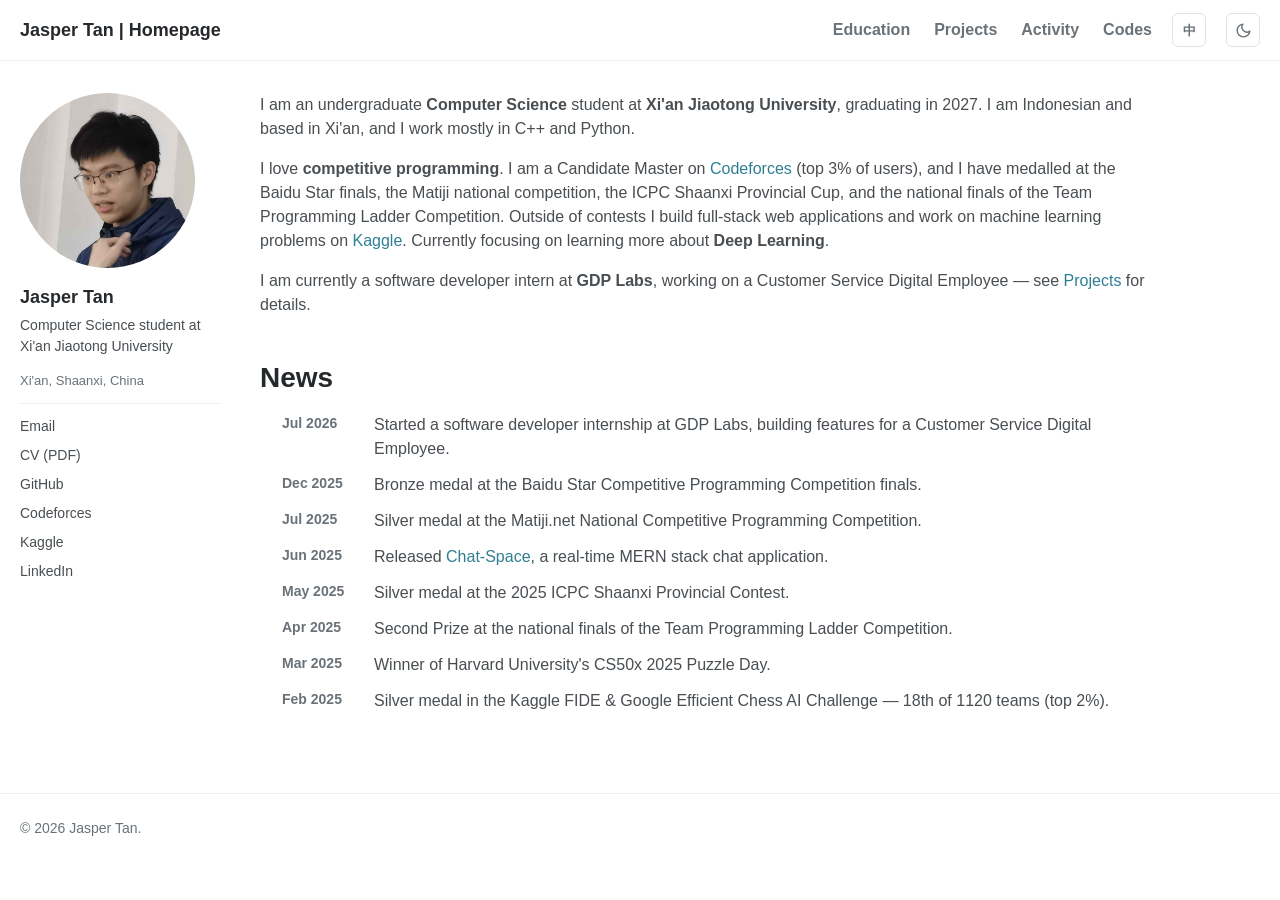
<file: index.html>
<!DOCTYPE html>
<html lang="en">
<head>
<meta charset="UTF-8">
<meta name="viewport" content="width=device-width, initial-scale=1.0">
<title>About - Jasper Tan</title>
<meta name="description" content="Jasper Tan — Computer Science student at Xi'an Jiaotong University. Competitive programmer (Codeforces Candidate Master) and full-stack developer.">
<script>
  // Set theme and language before first paint so there is no flash.
  (function () {
    var t, l;
    try { t = localStorage.getItem('theme'); l = localStorage.getItem('locale'); } catch (e) {}
    if (!t) t = window.matchMedia('(prefers-color-scheme: dark)').matches ? 'dark' : 'light';
    if (!l) l = (navigator.language || '').toLowerCase().indexOf('zh') === 0 ? 'zh' : 'en';
    var d = document.documentElement;
    d.setAttribute('data-theme', t);
    d.setAttribute('data-locale', l);
    d.lang = l === 'zh' ? 'zh-CN' : 'en';
    // Entrance animations are opt-in via this class, so no JS means no
    // hidden content. The timeout is a failsafe on the wall clock: it
    // fires even where the animation timeline never advances.
    d.classList.add('anim');
    setTimeout(function () { d.classList.add('anim-settled'); }, 1600);
  })();
</script>
<link rel="stylesheet" href="/styles.css">
</head>
<body data-zh-title="关于 - 陈佃铭">

<header class="masthead">
  <div class="masthead__inner">
    <a class="site-title" href="/" data-zh="陈佃铭 | 主页">Jasper Tan | Homepage</a>
    <nav class="masthead__nav">
      <ul class="nav-links" id="navLinks">
        <li><a href="/education/" data-zh="教育背景">Education</a></li>
        <li><a href="/projects/" data-zh="项目">Projects</a></li>
        <li><a href="/activity/" data-zh="活动">Activity</a></li>
        <li><a href="/codes/" data-zh="代码">Codes</a></li>
      </ul>
      <button class="locale-toggle" id="localeToggle" aria-label="Switch language / 切换语言" title="中文 / English">
        <span class="locale-to-zh">中</span><span class="locale-to-en">EN</span>
      </button>
      <button class="theme-toggle" id="themeToggle" aria-label="Switch between light and dark theme" title="Switch theme">
        <svg class="icon-moon" viewBox="0 0 24 24" fill="none" stroke="currentColor" stroke-width="2" stroke-linecap="round" stroke-linejoin="round" aria-hidden="true"><path d="M21 12.79A9 9 0 1 1 11.21 3 7 7 0 0 0 21 12.79z"/></svg>
        <svg class="icon-sun" viewBox="0 0 24 24" fill="none" stroke="currentColor" stroke-width="2" stroke-linecap="round" stroke-linejoin="round" aria-hidden="true"><circle cx="12" cy="12" r="4"/><path d="M12 2v2M12 20v2M4.93 4.93l1.41 1.41M17.66 17.66l1.41 1.41M2 12h2M20 12h2M6.34 17.66l-1.41 1.41M19.07 4.93l-1.41 1.41"/></svg>
      </button>
      <button class="nav-toggle" id="navToggle" aria-label="Toggle menu" aria-expanded="false">
        <span></span><span></span><span></span>
      </button>
    </nav>
  </div>
</header>

<div class="layout">

  <!-- ===== Sidebar: same on every page. If you edit it, edit it everywhere. ===== -->
  <aside class="sidebar">
    <div class="author__avatar">
      <img src="/images/profile.jpg" alt="Jasper Tan">
    </div>
    <div class="author__name" data-zh="陈佃铭 Jasper Tan">Jasper Tan</div>
    <p class="author__bio" data-zh="西安交通大学 计算机科学与技术">Computer Science student at Xi'an Jiaotong University</p>
    <p class="author__location" data-zh="中国 陕西省 西安市">Xi'an, Shaanxi, China</p>
    <ul class="author__urls">
      <li><a class="email-link" href="#" data-e="moc.liamg@nawul.nat.repsaj" data-zh="邮箱">Email</a></li>
      <li><a href="/files/Jasper_Tan_CV.pdf" target="_blank" rel="noopener"
             data-zh="简历 (PDF)" data-zh-href="/files/Jasper_Tan_CV_zh.pdf">CV (PDF)</a></li>
      <li><a href="https://github.com/jteh37449" target="_blank" rel="noopener">GitHub</a></li>
      <li><a href="https://codeforces.com/profile/Jteh" target="_blank" rel="noopener">Codeforces</a></li>
      <li><a href="https://www.kaggle.com/tanjasper" target="_blank" rel="noopener">Kaggle</a></li>
      <li><a href="https://www.linkedin.com/in/jasper-tan-xian/" target="_blank" rel="noopener" data-zh="领英">LinkedIn</a></li>
    </ul>
  </aside>

  <main class="page">
    <p data-zh-html="我是<strong>西安交通大学</strong><strong>计算机科学与技术</strong>专业的本科生，2027 年毕业。我来自印度尼西亚，现居西安，日常主要使用 C++ 和 Python。">
      I am an undergraduate <strong>Computer Science</strong> student at
      <strong>Xi'an Jiaotong University</strong>, graduating in 2027. I am Indonesian and based
      in Xi'an, and I work mostly in C++ and Python.
    </p>

    <p data-zh-html="我热爱<strong>竞技编程</strong>。目前是 <a href=&quot;https://codeforces.com/profile/Jteh&quot; target=&quot;_blank&quot; rel=&quot;noopener&quot;>Codeforces</a> Candidate Master（用户排名前 3%），并在百度之星决赛、码蹄杯国赛、ICPC 陕西省赛以及团体程序设计天梯赛全国总决赛中获奖。竞赛之外，我也开发全栈 Web 应用，并在 <a href=&quot;https://www.kaggle.com/tanjasper&quot; target=&quot;_blank&quot; rel=&quot;noopener&quot;>Kaggle</a> 上做机器学习题目。目前正在深入学习<strong>深度学习</strong>相关知识。">
      I love <strong>competitive programming</strong>. I am a Candidate Master
      on <a href="https://codeforces.com/profile/Jteh" target="_blank" rel="noopener">Codeforces</a>
      (top 3% of users), and I have medalled at the Baidu Star finals, the Matiji national
      competition, the ICPC Shaanxi Provincial Cup, and the national finals of the Team
      Programming Ladder Competition. Outside of contests I build full-stack web applications
      and work on machine learning problems on
      <a href="https://www.kaggle.com/tanjasper" target="_blank" rel="noopener">Kaggle</a>.
      Currently focusing on learning more about <strong>Deep Learning</strong>.
    </p>

    <p data-zh-html="我目前在 <strong>GDP Labs</strong> 担任软件开发实习生，负责客户服务数字员工（CS-DE）相关开发 —— 详见<a href=&quot;/projects/&quot;>项目</a>页面。">
      I am currently a software developer intern at <strong>GDP Labs</strong>, working on a
      Customer Service Digital Employee — see <a href="/projects/">Projects</a> for details.
    </p>

    <h1 data-zh="近况">News</h1>
    <ul class="news-list">
      <li>
        <span class="date" data-zh="2026 年 7 月">Jul 2026</span>
        <span data-zh="入职 GDP Labs 软件开发实习，参与客户服务数字员工（CS-DE）的功能开发。">Started a software developer internship at GDP Labs, building features for a Customer
        Service Digital Employee.</span>
      </li>
      <li>
        <span class="date" data-zh="2025 年 12 月">Dec 2025</span>
        <span data-zh="获百度之星程序设计竞赛决赛铜奖。">Bronze medal at the Baidu Star Competitive Programming Competition finals.</span>
      </li>
      <li>
        <span class="date" data-zh="2025 年 7 月">Jul 2025</span>
        <span data-zh="获码蹄杯程序设计竞赛国赛银奖。">Silver medal at the Matiji.net National Competitive Programming Competition.</span>
      </li>
      <li>
        <span class="date" data-zh="2025 年 6 月">Jun 2025</span>
        <span data-zh-html="发布 <a href=&quot;https://github.com/jteh37449/Chat-Space&quot; target=&quot;_blank&quot; rel=&quot;noopener&quot;>Chat-Space</a>，一个基于 MERN 技术栈的实时聊天应用。">Released <a href="https://github.com/jteh37449/Chat-Space" target="_blank" rel="noopener">Chat-Space</a>,
        a real-time MERN stack chat application.</span>
      </li>
      <li>
        <span class="date" data-zh="2025 年 5 月">May 2025</span>
        <span data-zh="获 2025 年 ICPC 陕西省赛银牌。">Silver medal at the 2025 ICPC Shaanxi Provincial Contest.</span>
      </li>
      <li>
        <span class="date" data-zh="2025 年 4 月">Apr 2025</span>
        <span data-zh="获团体程序设计天梯赛全国总决赛二等奖。">Second Prize at the national finals of the Team Programming Ladder Competition.</span>
      </li>
      <li>
        <span class="date" data-zh="2025 年 3 月">Mar 2025</span>
        <span data-zh="哈佛大学 CS50x 2025 Puzzle Day 获胜。">Winner of Harvard University's CS50x 2025 Puzzle Day.</span>
      </li>
      <li>
        <span class="date" data-zh="2025 年 2 月">Feb 2025</span>
        <span data-zh="获 Kaggle FIDE &amp; Google 高效国际象棋 AI 挑战赛银牌 —— 1120 支队伍中第 18 名（前 2%）。">Silver medal in the Kaggle FIDE &amp; Google Efficient Chess AI Challenge — 18th of
        1120 teams (top 2%).</span>
      </li>
    </ul>
  </main>

</div>

<footer class="site-footer">
  <div class="site-footer__inner">
    &copy; <span id="year"></span> <span data-zh="陈佃铭">Jasper Tan</span>.
  </div>
</footer>

<script src="/script.js"></script>
</body>
</html>
</file>
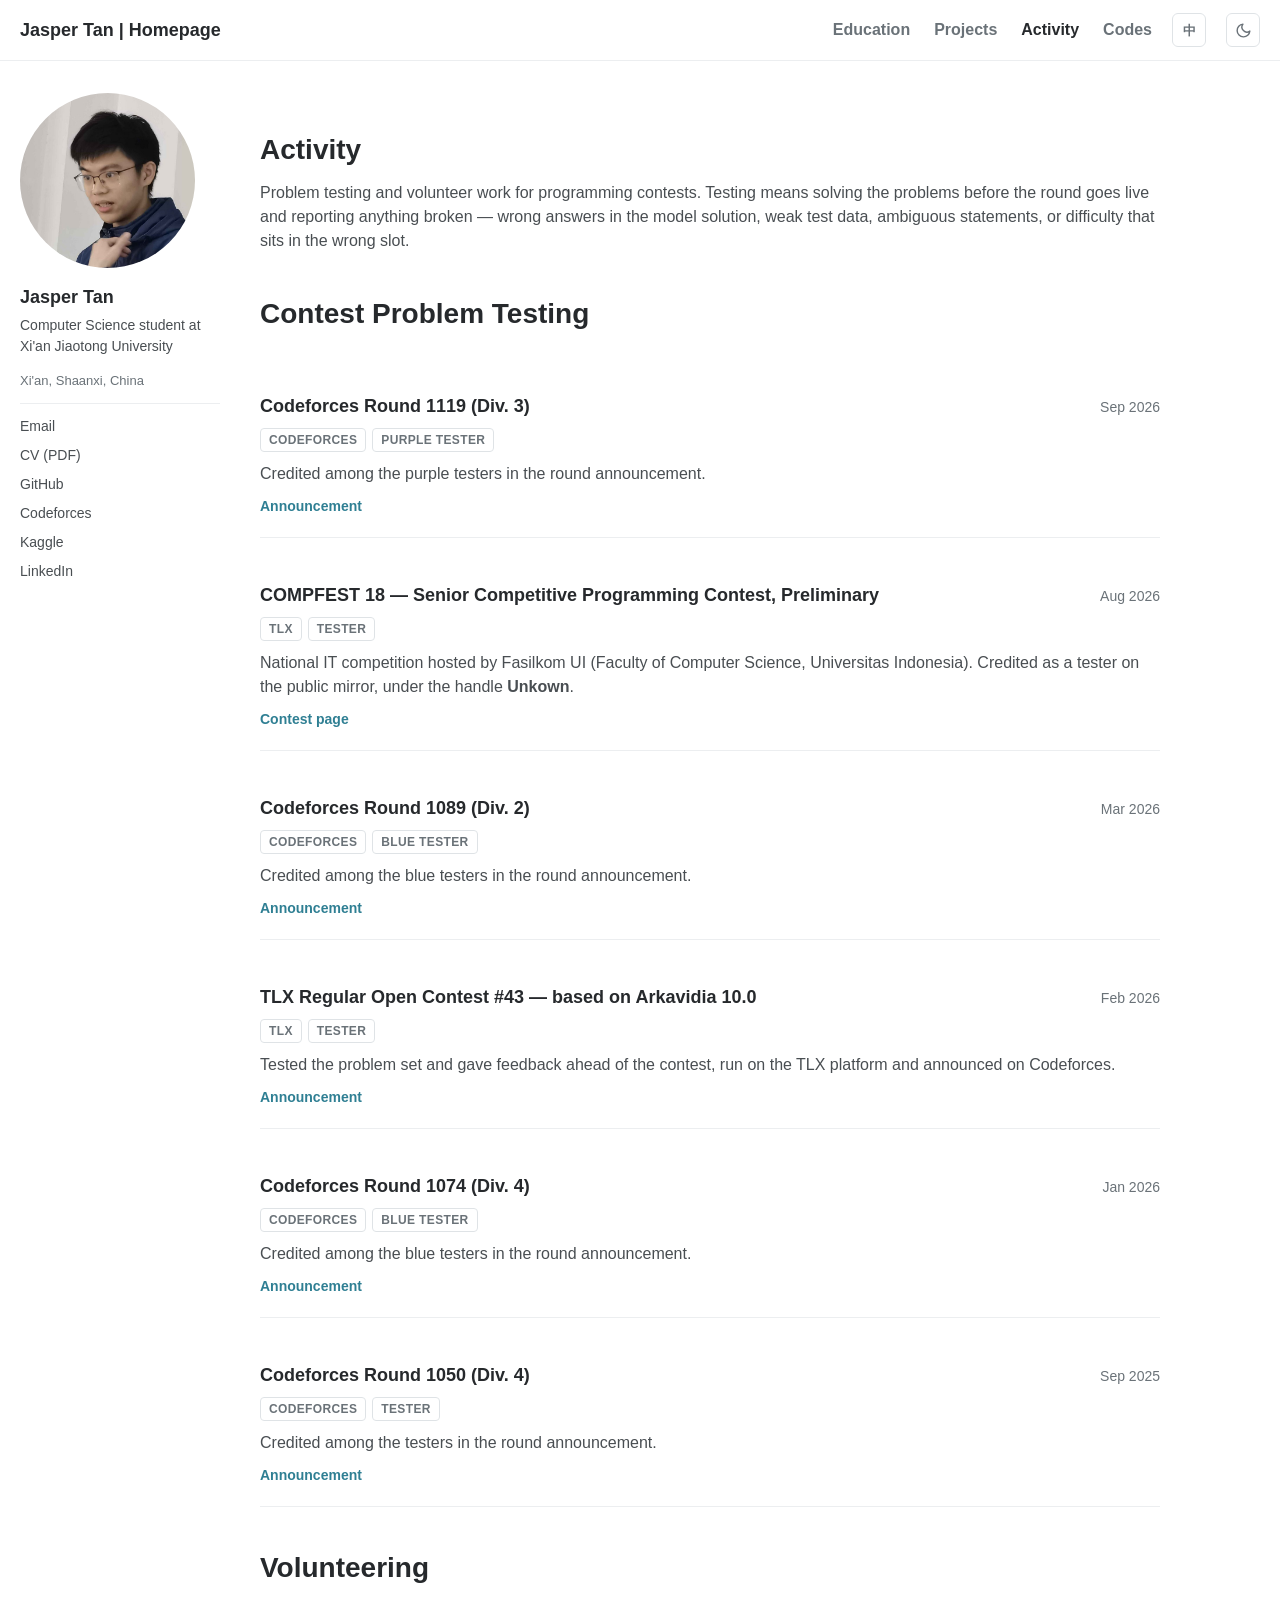
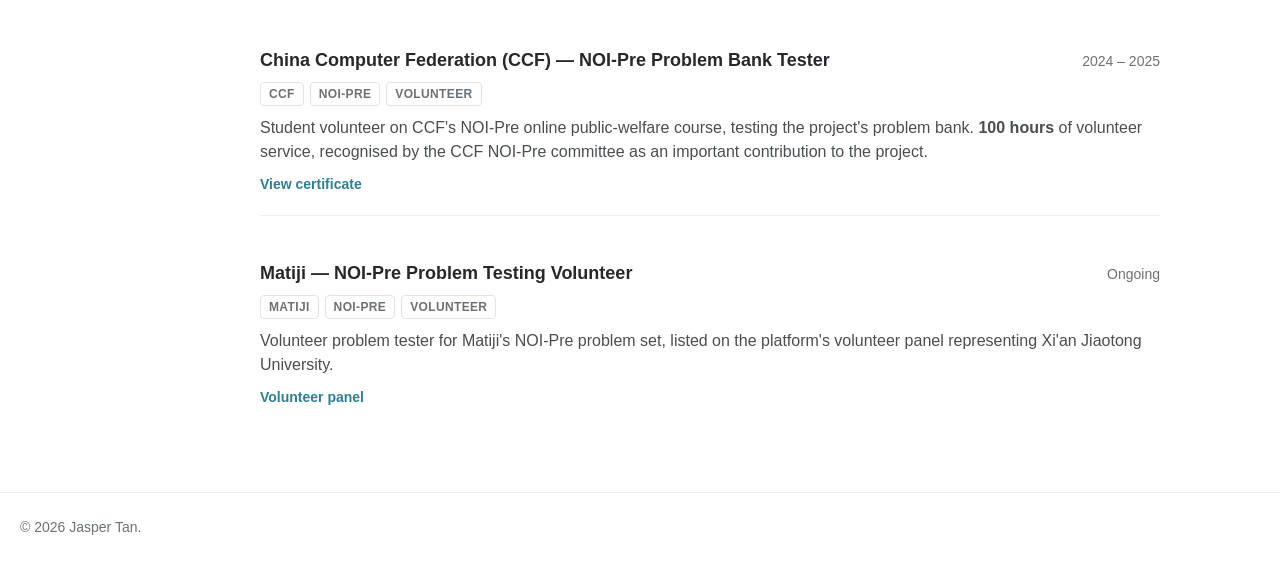
<file: activity/index.html>
<!DOCTYPE html>
<html lang="en">
<head>
<meta charset="UTF-8">
<meta name="viewport" content="width=device-width, initial-scale=1.0">
<title>Activity - Jasper Tan</title>
<meta name="description" content="Problem testing and volunteer work by Jasper Tan for Codeforces rounds, TLX contests, and the Matiji NOI-Pre problem set.">
<script>
  (function () {
    var t, l;
    try { t = localStorage.getItem('theme'); l = localStorage.getItem('locale'); } catch (e) {}
    if (!t) t = window.matchMedia('(prefers-color-scheme: dark)').matches ? 'dark' : 'light';
    if (!l) l = (navigator.language || '').toLowerCase().indexOf('zh') === 0 ? 'zh' : 'en';
    var d = document.documentElement;
    d.setAttribute('data-theme', t);
    d.setAttribute('data-locale', l);
    d.lang = l === 'zh' ? 'zh-CN' : 'en';
    // Entrance animations are opt-in via this class, so no JS means no
    // hidden content. The timeout is a failsafe on the wall clock: it
    // fires even where the animation timeline never advances.
    d.classList.add('anim');
    setTimeout(function () { d.classList.add('anim-settled'); }, 1600);
  })();
</script>
<link rel="stylesheet" href="/styles.css">
</head>
<body data-zh-title="活动 - 陈佃铭">

<header class="masthead">
  <div class="masthead__inner">
    <a class="site-title" href="/" data-zh="陈佃铭 | 主页">Jasper Tan | Homepage</a>
    <nav class="masthead__nav">
      <ul class="nav-links" id="navLinks">
        <li><a href="/education/" data-zh="教育背景">Education</a></li>
        <li><a href="/projects/" data-zh="项目">Projects</a></li>
        <li><a href="/activity/" class="is-active" data-zh="活动">Activity</a></li>
        <li><a href="/codes/" data-zh="代码">Codes</a></li>
      </ul>
      <button class="locale-toggle" id="localeToggle" aria-label="Switch language / 切换语言" title="中文 / English">
        <span class="locale-to-zh">中</span><span class="locale-to-en">EN</span>
      </button>
      <button class="theme-toggle" id="themeToggle" aria-label="Switch between light and dark theme" title="Switch theme">
        <svg class="icon-moon" viewBox="0 0 24 24" fill="none" stroke="currentColor" stroke-width="2" stroke-linecap="round" stroke-linejoin="round" aria-hidden="true"><path d="M21 12.79A9 9 0 1 1 11.21 3 7 7 0 0 0 21 12.79z"/></svg>
        <svg class="icon-sun" viewBox="0 0 24 24" fill="none" stroke="currentColor" stroke-width="2" stroke-linecap="round" stroke-linejoin="round" aria-hidden="true"><circle cx="12" cy="12" r="4"/><path d="M12 2v2M12 20v2M4.93 4.93l1.41 1.41M17.66 17.66l1.41 1.41M2 12h2M20 12h2M6.34 17.66l-1.41 1.41M19.07 4.93l-1.41 1.41"/></svg>
      </button>
      <button class="nav-toggle" id="navToggle" aria-label="Toggle menu" aria-expanded="false">
        <span></span><span></span><span></span>
      </button>
    </nav>
  </div>
</header>

<div class="layout">

  <aside class="sidebar">
    <div class="author__avatar">
      <img src="/images/profile.jpg" alt="Jasper Tan">
    </div>
    <div class="author__name" data-zh="陈佃铭 Jasper Tan">Jasper Tan</div>
    <p class="author__bio" data-zh="西安交通大学 计算机科学与技术">Computer Science student at Xi'an Jiaotong University</p>
    <p class="author__location" data-zh="中国 陕西省 西安市">Xi'an, Shaanxi, China</p>
    <ul class="author__urls">
      <li><a class="email-link" href="#" data-e="moc.liamg@nawul.nat.repsaj" data-zh="邮箱">Email</a></li>
      <li><a href="/files/Jasper_Tan_CV.pdf" target="_blank" rel="noopener"
             data-zh="简历 (PDF)" data-zh-href="/files/Jasper_Tan_CV_zh.pdf">CV (PDF)</a></li>
      <li><a href="https://github.com/jteh37449" target="_blank" rel="noopener">GitHub</a></li>
      <li><a href="https://codeforces.com/profile/Jteh" target="_blank" rel="noopener">Codeforces</a></li>
      <li><a href="https://www.kaggle.com/tanjasper" target="_blank" rel="noopener">Kaggle</a></li>
      <li><a href="https://www.linkedin.com/in/jasper-tan-xian/" target="_blank" rel="noopener" data-zh="领英">LinkedIn</a></li>
    </ul>
  </aside>

  <main class="page">
    <h1 class="page__title" data-zh="活动">Activity</h1>
    <p data-zh="为程序设计竞赛做题目测试与志愿工作。题目测试指在比赛正式开始前解题，并反馈发现的问题 —— 标程错误、数据强度不足、题面表述有歧义，或难度定位不合适。">
      Problem testing and volunteer work for programming contests. Testing means solving the
      problems before the round goes live and reporting anything broken &mdash; wrong answers in
      the model solution, weak test data, ambiguous statements, or difficulty that sits in the
      wrong slot.
    </p>

    <h1 data-zh="竞赛题目测试">Contest Problem Testing</h1>

    <div class="card">
      <div class="card__head">
        <h3 class="card__title">Codeforces Round 1119 (Div. 3)</h3>
        <span class="card__when" data-zh="2026 年 9 月">Sep 2026</span>
      </div>
      <div class="tags"><span class="tag">Codeforces</span><span class="tag" data-zh="紫名测试员">Purple Tester</span></div>
      <p data-zh="在赛前公告中被列入紫名测试员名单。">Credited among the purple testers in the round announcement.</p>
      <div class="card__links">
        <a href="https://codeforces.com/blog/entry/156327" target="_blank" rel="noopener" data-zh="赛前公告">Announcement</a>
      </div>
    </div>

    <div class="card">
      <div class="card__head">
        <h3 class="card__title" data-zh="COMPFEST 18 —— 高级组程序设计竞赛（SCPC）预选赛">COMPFEST 18 &mdash; Senior Competitive Programming Contest, Preliminary</h3>
        <span class="card__when" data-zh="2026 年 8 月">Aug 2026</span>
      </div>
      <div class="tags"><span class="tag">TLX</span><span class="tag" data-zh="测试员">Tester</span></div>
      <p data-zh-html="由印度尼西亚大学计算机科学学院（Fasilkom UI）主办的全国性 IT 赛事。以 <strong>Unkown</strong> 的 ID 在公开镜像赛中被列为测试员。">
        National IT competition hosted by Fasilkom UI (Faculty of Computer Science, Universitas
        Indonesia). Credited as a tester on the public mirror, under the handle
        <strong>Unkown</strong>.
      </p>
      <div class="card__links">
        <a href="https://tlx.toki.id/contests/compfest-18-scpc-penyisihan-mirror" target="_blank" rel="noopener" data-zh="比赛页面">Contest page</a>
      </div>
    </div>

    <div class="card">
      <div class="card__head">
        <h3 class="card__title">Codeforces Round 1089 (Div. 2)</h3>
        <span class="card__when" data-zh="2026 年 3 月">Mar 2026</span>
      </div>
      <div class="tags"><span class="tag">Codeforces</span><span class="tag" data-zh="蓝名测试员">Blue Tester</span></div>
      <p data-zh="在赛前公告中被列入蓝名测试员名单。">Credited among the blue testers in the round announcement.</p>
      <div class="card__links">
        <a href="https://codeforces.com/blog/entry/152376" target="_blank" rel="noopener" data-zh="赛前公告">Announcement</a>
      </div>
    </div>

    <div class="card">
      <div class="card__head">
        <h3 class="card__title" data-zh="TLX Regular Open Contest #43 —— 基于 Arkavidia 10.0">TLX Regular Open Contest #43 &mdash; based on Arkavidia 10.0</h3>
        <span class="card__when" data-zh="2026 年 2 月">Feb 2026</span>
      </div>
      <div class="tags"><span class="tag">TLX</span><span class="tag" data-zh="测试员">Tester</span></div>
      <p data-zh="赛前测试整套题目并提供反馈。比赛在 TLX 平台举办，并在 Codeforces 上发布公告。">
        Tested the problem set and gave feedback ahead of the contest, run on the TLX platform
        and announced on Codeforces.
      </p>
      <div class="card__links">
        <a href="https://codeforces.com/blog/entry/150845" target="_blank" rel="noopener" data-zh="赛前公告">Announcement</a>
      </div>
    </div>

    <div class="card">
      <div class="card__head">
        <h3 class="card__title">Codeforces Round 1074 (Div. 4)</h3>
        <span class="card__when" data-zh="2026 年 1 月">Jan 2026</span>
      </div>
      <div class="tags"><span class="tag">Codeforces</span><span class="tag" data-zh="蓝名测试员">Blue Tester</span></div>
      <p data-zh="在赛前公告中被列入蓝名测试员名单。">Credited among the blue testers in the round announcement.</p>
      <div class="card__links">
        <a href="https://codeforces.com/blog/entry/150087" target="_blank" rel="noopener" data-zh="赛前公告">Announcement</a>
      </div>
    </div>

    <div class="card">
      <div class="card__head">
        <h3 class="card__title">Codeforces Round 1050 (Div. 4)</h3>
        <span class="card__when" data-zh="2025 年 9 月">Sep 2025</span>
      </div>
      <div class="tags"><span class="tag">Codeforces</span><span class="tag" data-zh="测试员">Tester</span></div>
      <p data-zh="在赛前公告中被列入测试员名单。">Credited among the testers in the round announcement.</p>
      <div class="card__links">
        <a href="https://codeforces.com/blog/entry/146136" target="_blank" rel="noopener" data-zh="赛前公告">Announcement</a>
      </div>
    </div>

    <h1 data-zh="志愿服务">Volunteering</h1>

    <div class="card">
      <div class="card__head">
        <h3 class="card__title" data-zh="中国计算机学会（CCF）—— NOI-Pre 题库测试志愿者">China Computer Federation (CCF) &mdash; NOI-Pre Problem Bank Tester</h3>
        <span class="card__when" data-zh="2024 – 2025 年度">2024 &ndash; 2025</span>
      </div>
      <div class="tags"><span class="tag">CCF</span><span class="tag">NOI-Pre</span><span class="tag" data-zh="志愿者">Volunteer</span></div>
      <p data-zh-html="作为中国计算机学会（CCF）NOI-Pre 网上公益课的学生志愿者，参与项目题库的测试工作。累计志愿服务 <strong>100 小时</strong>，获 CCF NOI-Pre 组委会认可为对项目做出重要贡献。">
        Student volunteer on CCF's NOI-Pre online public-welfare course, testing the project's
        problem bank. <strong>100 hours</strong> of volunteer service, recognised by the CCF
        NOI-Pre committee as an important contribution to the project.
      </p>
      <div class="card__links">
        <button class="cert-open" type="button"
                data-cert="/images/certificates/ccf-noipre-volunteer.jpg"
                data-cert-title="CCF NOI-Pre Volunteer Certificate — 100 hours of problem bank testing, 2024–2025 (issued Mar 2025)"
                data-cert-title-zh="CCF NOI-Pre 志愿者证书 —— 题库测试，累计志愿服务 100 小时，2024–2025 年度（2025 年 3 月颁发）"
                data-zh="查看证书">
          View certificate
        </button>
      </div>
    </div>

    <div class="card">
      <div class="card__head">
        <h3 class="card__title" data-zh="码蹄集 —— NOI-Pre 题目测试志愿者">Matiji &mdash; NOI-Pre Problem Testing Volunteer</h3>
        <span class="card__when" data-zh="持续中">Ongoing</span>
      </div>
      <div class="tags"><span class="tag" data-zh="码蹄集">Matiji</span><span class="tag">NOI-Pre</span><span class="tag" data-zh="志愿者">Volunteer</span></div>
      <p data-zh="担任码蹄集 NOI-Pre 题库的志愿测试员，以西安交通大学身份列于平台的优秀志愿者风采页。">
        Volunteer problem tester for Matiji's NOI-Pre problem set, listed on the platform's
        volunteer panel representing Xi'an Jiaotong University.
      </p>
      <div class="card__links">
        <a href="https://www.matiji.net/exam/volunteer" target="_blank" rel="noopener" data-zh="志愿者风采页">Volunteer panel</a>
      </div>
    </div>
  </main>

</div>

<div class="lightbox" id="lightbox" role="dialog" aria-modal="true" aria-label="Certificate">
  <div class="lightbox__inner">
    <button class="lightbox__close" type="button" aria-label="Close certificate">&times;</button>
    <img class="lightbox__img" alt="">
    <p class="lightbox__caption"></p>
  </div>
</div>

<footer class="site-footer">
  <div class="site-footer__inner">
    &copy; <span id="year"></span> <span data-zh="陈佃铭">Jasper Tan</span>.
  </div>
</footer>

<script src="/script.js"></script>
</body>
</html>
</file>
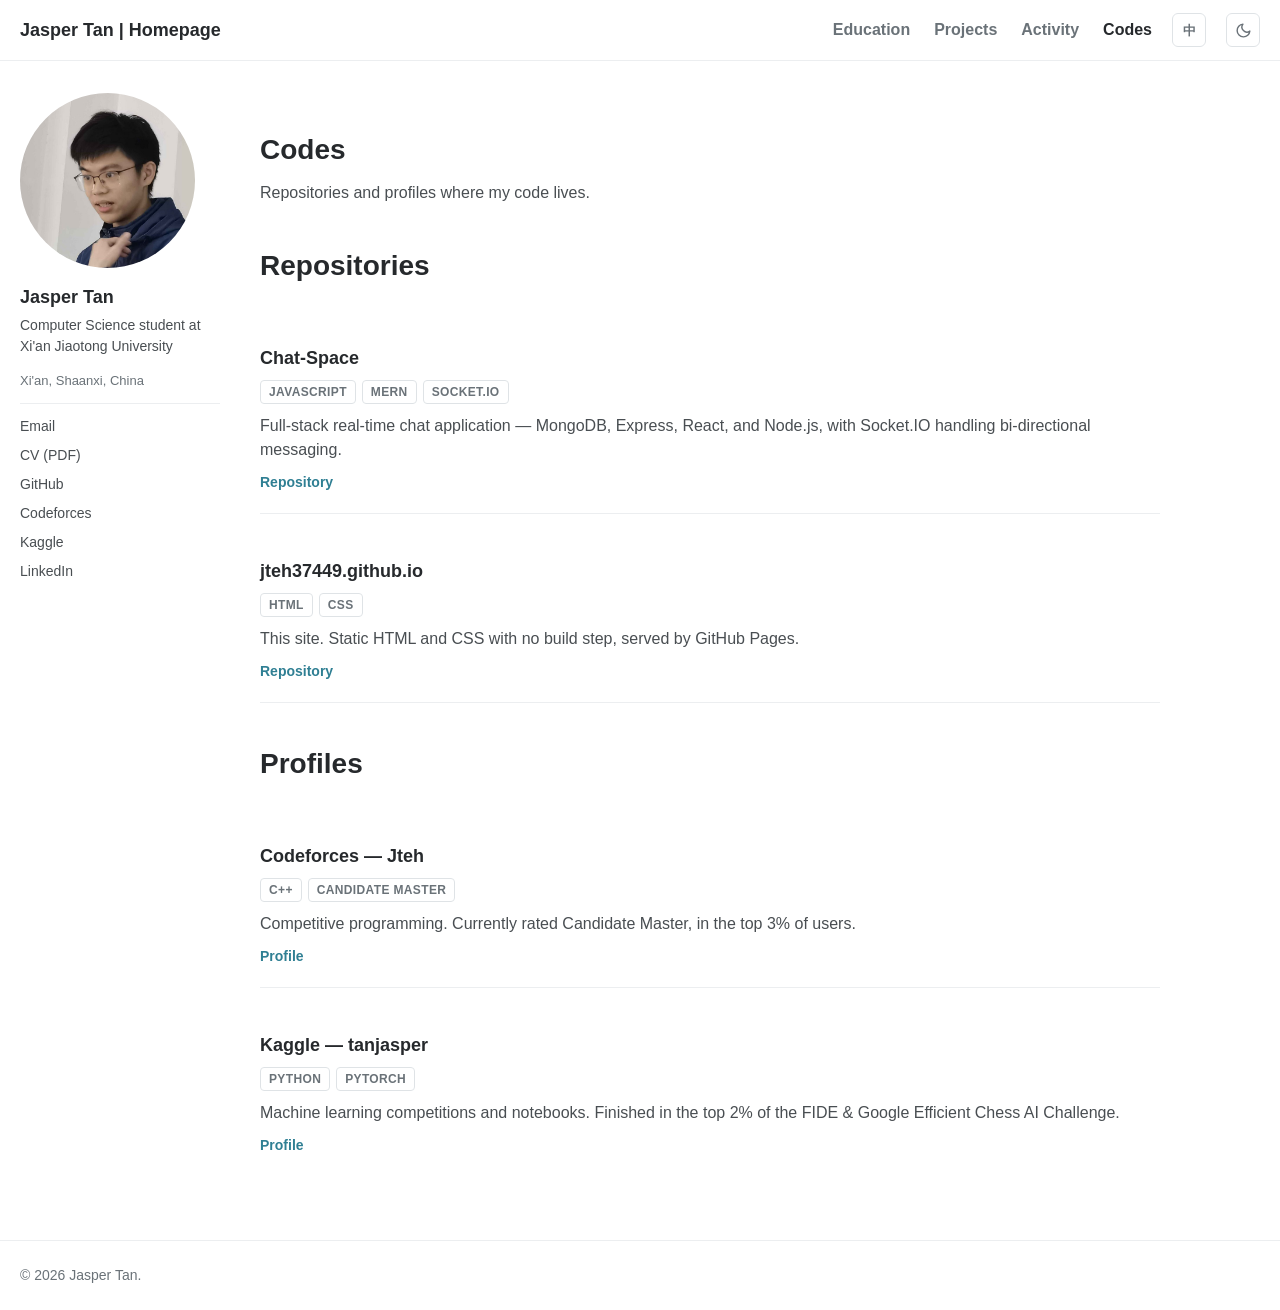
<file: codes/index.html>
<!DOCTYPE html>
<html lang="en">
<head>
<meta charset="UTF-8">
<meta name="viewport" content="width=device-width, initial-scale=1.0">
<title>Codes - Jasper Tan</title>
<meta name="description" content="Code, repositories, and competitive programming profiles of Jasper Tan.">
<script>
  (function () {
    var t, l;
    try { t = localStorage.getItem('theme'); l = localStorage.getItem('locale'); } catch (e) {}
    if (!t) t = window.matchMedia('(prefers-color-scheme: dark)').matches ? 'dark' : 'light';
    if (!l) l = (navigator.language || '').toLowerCase().indexOf('zh') === 0 ? 'zh' : 'en';
    var d = document.documentElement;
    d.setAttribute('data-theme', t);
    d.setAttribute('data-locale', l);
    d.lang = l === 'zh' ? 'zh-CN' : 'en';
    // Entrance animations are opt-in via this class, so no JS means no
    // hidden content. The timeout is a failsafe on the wall clock: it
    // fires even where the animation timeline never advances.
    d.classList.add('anim');
    setTimeout(function () { d.classList.add('anim-settled'); }, 1600);
  })();
</script>
<link rel="stylesheet" href="/styles.css">
</head>
<body data-zh-title="代码 - 陈佃铭">

<header class="masthead">
  <div class="masthead__inner">
    <a class="site-title" href="/" data-zh="陈佃铭 | 主页">Jasper Tan | Homepage</a>
    <nav class="masthead__nav">
      <ul class="nav-links" id="navLinks">
        <li><a href="/education/" data-zh="教育背景">Education</a></li>
        <li><a href="/projects/" data-zh="项目">Projects</a></li>
        <li><a href="/activity/" data-zh="活动">Activity</a></li>
        <li><a href="/codes/" class="is-active" data-zh="代码">Codes</a></li>
      </ul>
      <button class="locale-toggle" id="localeToggle" aria-label="Switch language / 切换语言" title="中文 / English">
        <span class="locale-to-zh">中</span><span class="locale-to-en">EN</span>
      </button>
      <button class="theme-toggle" id="themeToggle" aria-label="Switch between light and dark theme" title="Switch theme">
        <svg class="icon-moon" viewBox="0 0 24 24" fill="none" stroke="currentColor" stroke-width="2" stroke-linecap="round" stroke-linejoin="round" aria-hidden="true"><path d="M21 12.79A9 9 0 1 1 11.21 3 7 7 0 0 0 21 12.79z"/></svg>
        <svg class="icon-sun" viewBox="0 0 24 24" fill="none" stroke="currentColor" stroke-width="2" stroke-linecap="round" stroke-linejoin="round" aria-hidden="true"><circle cx="12" cy="12" r="4"/><path d="M12 2v2M12 20v2M4.93 4.93l1.41 1.41M17.66 17.66l1.41 1.41M2 12h2M20 12h2M6.34 17.66l-1.41 1.41M19.07 4.93l-1.41 1.41"/></svg>
      </button>
      <button class="nav-toggle" id="navToggle" aria-label="Toggle menu" aria-expanded="false">
        <span></span><span></span><span></span>
      </button>
    </nav>
  </div>
</header>

<div class="layout">

  <aside class="sidebar">
    <div class="author__avatar">
      <img src="/images/profile.jpg" alt="Jasper Tan">
    </div>
    <div class="author__name" data-zh="陈佃铭 Jasper Tan">Jasper Tan</div>
    <p class="author__bio" data-zh="西安交通大学 计算机科学与技术">Computer Science student at Xi'an Jiaotong University</p>
    <p class="author__location" data-zh="中国 陕西省 西安市">Xi'an, Shaanxi, China</p>
    <ul class="author__urls">
      <li><a class="email-link" href="#" data-e="moc.liamg@nawul.nat.repsaj" data-zh="邮箱">Email</a></li>
      <li><a href="/files/Jasper_Tan_CV.pdf" target="_blank" rel="noopener"
             data-zh="简历 (PDF)" data-zh-href="/files/Jasper_Tan_CV_zh.pdf">CV (PDF)</a></li>
      <li><a href="https://github.com/jteh37449" target="_blank" rel="noopener">GitHub</a></li>
      <li><a href="https://codeforces.com/profile/Jteh" target="_blank" rel="noopener">Codeforces</a></li>
      <li><a href="https://www.kaggle.com/tanjasper" target="_blank" rel="noopener">Kaggle</a></li>
      <li><a href="https://www.linkedin.com/in/jasper-tan-xian/" target="_blank" rel="noopener" data-zh="领英">LinkedIn</a></li>
    </ul>
  </aside>

  <main class="page">
    <h1 class="page__title" data-zh="代码">Codes</h1>
    <p data-zh="我的代码所在的仓库与平台主页。">
      Repositories and profiles where my code lives.
    </p>

    <h1 data-zh="代码仓库">Repositories</h1>

    <div class="card">
      <h3 class="card__title">
        <a href="https://github.com/jteh37449/Chat-Space" target="_blank" rel="noopener">Chat-Space</a>
      </h3>
      <div class="tags"><span class="tag">JavaScript</span><span class="tag">MERN</span><span class="tag">Socket.IO</span></div>
      <p data-zh="全栈实时聊天应用 —— MongoDB、Express、React 与 Node.js，由 Socket.IO 处理双向消息通信。">
        Full-stack real-time chat application &mdash; MongoDB, Express, React, and Node.js, with
        Socket.IO handling bi-directional messaging.
      </p>
      <div class="card__links">
        <a href="https://github.com/jteh37449/Chat-Space" target="_blank" rel="noopener" data-zh="仓库">Repository</a>
      </div>
    </div>

    <div class="card">
      <h3 class="card__title">
        <a href="https://github.com/jteh37449/jteh37449.github.io" target="_blank" rel="noopener">jteh37449.github.io</a>
      </h3>
      <div class="tags"><span class="tag">HTML</span><span class="tag">CSS</span></div>
      <p data-zh="本站。纯静态 HTML 与 CSS，无构建步骤，由 GitHub Pages 托管。">
        This site. Static HTML and CSS with no build step, served by GitHub Pages.
      </p>
      <div class="card__links">
        <a href="https://github.com/jteh37449/jteh37449.github.io" target="_blank" rel="noopener" data-zh="仓库">Repository</a>
      </div>
    </div>

    <h1 data-zh="平台主页">Profiles</h1>

    <div class="card">
      <h3 class="card__title">
        <a href="https://codeforces.com/profile/Jteh" target="_blank" rel="noopener">Codeforces &mdash; Jteh</a>
      </h3>
      <div class="tags"><span class="tag">C++</span><span class="tag">Candidate Master</span></div>
      <p data-zh="竞技编程。当前等级 Candidate Master，用户排名前 3%。">
        Competitive programming. Currently rated Candidate Master, in the top 3% of users.
      </p>
      <div class="card__links">
        <a href="https://codeforces.com/profile/Jteh" target="_blank" rel="noopener" data-zh="主页">Profile</a>
      </div>
    </div>

    <div class="card">
      <h3 class="card__title">
        <a href="https://www.kaggle.com/tanjasper" target="_blank" rel="noopener">Kaggle &mdash; tanjasper</a>
      </h3>
      <div class="tags"><span class="tag">Python</span><span class="tag">PyTorch</span></div>
      <p data-zh-html="机器学习竞赛与 Notebook。在 FIDE &amp; Google 高效国际象棋 AI 挑战赛中进入前 2%。">
        Machine learning competitions and notebooks. Finished in the top 2% of the FIDE &amp;
        Google Efficient Chess AI Challenge.
      </p>
      <div class="card__links">
        <a href="https://www.kaggle.com/tanjasper" target="_blank" rel="noopener" data-zh="主页">Profile</a>
      </div>
    </div>
  </main>

</div>

<footer class="site-footer">
  <div class="site-footer__inner">
    &copy; <span id="year"></span> <span data-zh="陈佃铭">Jasper Tan</span>.
  </div>
</footer>

<script src="/script.js"></script>
</body>
</html>
</file>
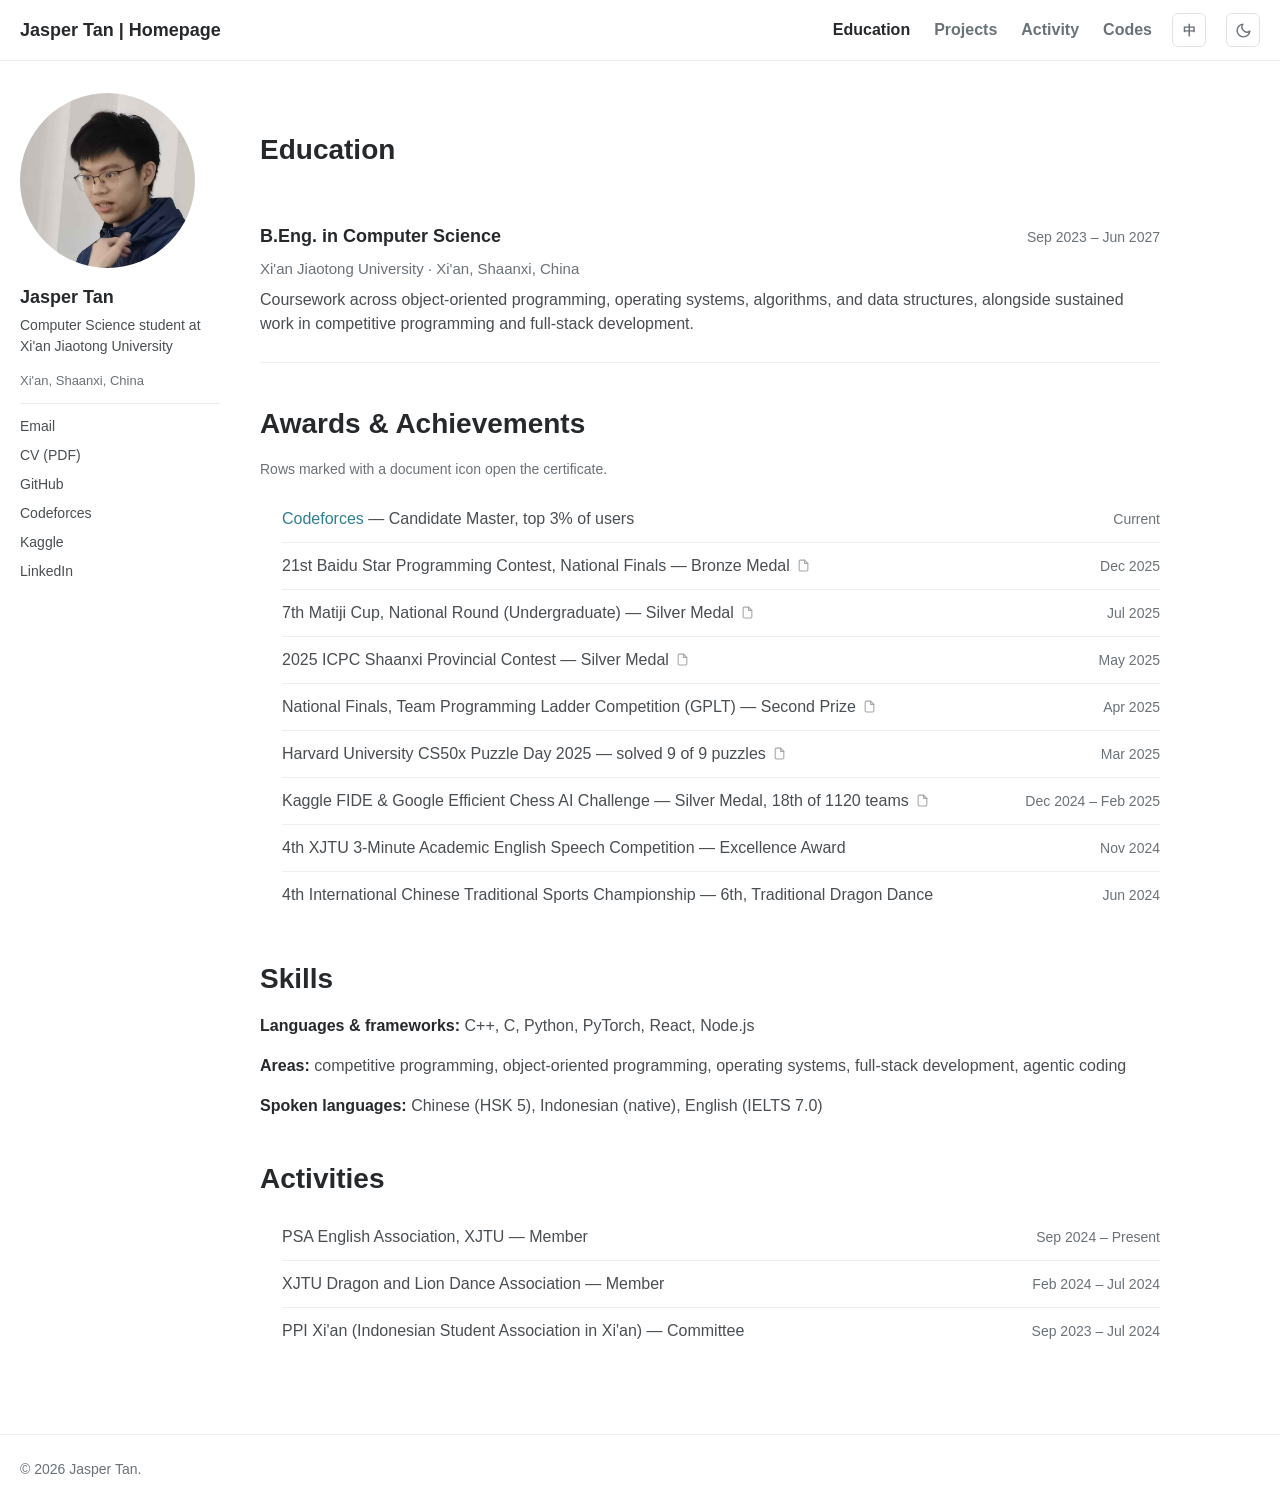
<file: education/index.html>
<!DOCTYPE html>
<html lang="en">
<head>
<meta charset="UTF-8">
<meta name="viewport" content="width=device-width, initial-scale=1.0">
<title>Education - Jasper Tan</title>
<meta name="description" content="Education, awards, and skills of Jasper Tan, Computer Science student at Xi'an Jiaotong University.">
<script>
  (function () {
    var t, l;
    try { t = localStorage.getItem('theme'); l = localStorage.getItem('locale'); } catch (e) {}
    if (!t) t = window.matchMedia('(prefers-color-scheme: dark)').matches ? 'dark' : 'light';
    if (!l) l = (navigator.language || '').toLowerCase().indexOf('zh') === 0 ? 'zh' : 'en';
    var d = document.documentElement;
    d.setAttribute('data-theme', t);
    d.setAttribute('data-locale', l);
    d.lang = l === 'zh' ? 'zh-CN' : 'en';
    // Entrance animations are opt-in via this class, so no JS means no
    // hidden content. The timeout is a failsafe on the wall clock: it
    // fires even where the animation timeline never advances.
    d.classList.add('anim');
    setTimeout(function () { d.classList.add('anim-settled'); }, 1600);
  })();
</script>
<link rel="stylesheet" href="/styles.css">
</head>
<body data-zh-title="教育背景 - 陈佃铭">

<header class="masthead">
  <div class="masthead__inner">
    <a class="site-title" href="/" data-zh="陈佃铭 | 主页">Jasper Tan | Homepage</a>
    <nav class="masthead__nav">
      <ul class="nav-links" id="navLinks">
        <li><a href="/education/" class="is-active" data-zh="教育背景">Education</a></li>
        <li><a href="/projects/" data-zh="项目">Projects</a></li>
        <li><a href="/activity/" data-zh="活动">Activity</a></li>
        <li><a href="/codes/" data-zh="代码">Codes</a></li>
      </ul>
      <button class="locale-toggle" id="localeToggle" aria-label="Switch language / 切换语言" title="中文 / English">
        <span class="locale-to-zh">中</span><span class="locale-to-en">EN</span>
      </button>
      <button class="theme-toggle" id="themeToggle" aria-label="Switch between light and dark theme" title="Switch theme">
        <svg class="icon-moon" viewBox="0 0 24 24" fill="none" stroke="currentColor" stroke-width="2" stroke-linecap="round" stroke-linejoin="round" aria-hidden="true"><path d="M21 12.79A9 9 0 1 1 11.21 3 7 7 0 0 0 21 12.79z"/></svg>
        <svg class="icon-sun" viewBox="0 0 24 24" fill="none" stroke="currentColor" stroke-width="2" stroke-linecap="round" stroke-linejoin="round" aria-hidden="true"><circle cx="12" cy="12" r="4"/><path d="M12 2v2M12 20v2M4.93 4.93l1.41 1.41M17.66 17.66l1.41 1.41M2 12h2M20 12h2M6.34 17.66l-1.41 1.41M19.07 4.93l-1.41 1.41"/></svg>
      </button>
      <button class="nav-toggle" id="navToggle" aria-label="Toggle menu" aria-expanded="false">
        <span></span><span></span><span></span>
      </button>
    </nav>
  </div>
</header>

<div class="layout">

  <aside class="sidebar">
    <div class="author__avatar">
      <img src="/images/profile.jpg" alt="Jasper Tan">
    </div>
    <div class="author__name" data-zh="陈佃铭 Jasper Tan">Jasper Tan</div>
    <p class="author__bio" data-zh="西安交通大学 计算机科学与技术">Computer Science student at Xi'an Jiaotong University</p>
    <p class="author__location" data-zh="中国 陕西省 西安市">Xi'an, Shaanxi, China</p>
    <ul class="author__urls">
      <li><a class="email-link" href="#" data-e="moc.liamg@nawul.nat.repsaj" data-zh="邮箱">Email</a></li>
      <li><a href="/files/Jasper_Tan_CV.pdf" target="_blank" rel="noopener"
             data-zh="简历 (PDF)" data-zh-href="/files/Jasper_Tan_CV_zh.pdf">CV (PDF)</a></li>
      <li><a href="https://github.com/jteh37449" target="_blank" rel="noopener">GitHub</a></li>
      <li><a href="https://codeforces.com/profile/Jteh" target="_blank" rel="noopener">Codeforces</a></li>
      <li><a href="https://www.kaggle.com/tanjasper" target="_blank" rel="noopener">Kaggle</a></li>
      <li><a href="https://www.linkedin.com/in/jasper-tan-xian/" target="_blank" rel="noopener" data-zh="领英">LinkedIn</a></li>
    </ul>
  </aside>

  <main class="page">
    <h1 class="page__title" data-zh="教育背景">Education</h1>

    <div class="entry">
      <div class="entry__head">
        <h3 class="entry__title" data-zh="计算机科学与技术 · 工学学士">B.Eng. in Computer Science</h3>
        <span class="entry__meta" data-zh="2023 年 9 月 – 2027 年 6 月">Sep 2023 &ndash; Jun 2027</span>
      </div>
      <p class="entry__sub" data-zh="西安交通大学 · 中国陕西省西安市">Xi'an Jiaotong University &middot; Xi'an, Shaanxi, China</p>
      <p data-zh="课程涵盖面向对象编程、操作系统、算法与数据结构，同时长期投入竞技编程与全栈开发。">
        Coursework across object-oriented programming, operating systems, algorithms, and data
        structures, alongside sustained work in competitive programming and full-stack
        development.
      </p>
    </div>

    <h1 data-zh="获奖与成就">Awards &amp; Achievements</h1>
    <p class="award-hint" data-zh="带文档图标的条目可点击查看证书。">Rows marked with a document icon open the certificate.</p>
    <ul class="award-list">
      <li>
        <span class="award-name" data-zh-html="<a href=&quot;https://codeforces.com/profile/Jteh&quot; target=&quot;_blank&quot; rel=&quot;noopener&quot;>Codeforces</a> —— Candidate Master，用户排名前 3%">
          <a href="https://codeforces.com/profile/Jteh" target="_blank" rel="noopener">Codeforces</a>
          &mdash; Candidate Master, top 3% of users
        </span>
        <span class="award-when" data-zh="至今">Current</span>
      </li>
      <li class="has-cert">
        <button class="cert-open" type="button"
                data-cert="/images/certificates/baidu-star-finals.jpg"
                data-cert-title="21st Baidu Star Programming Contest, National Finals — Bronze Medal (Dec 2025)"
                data-cert-title-zh="第 21 届百度之星程序设计大赛决赛（国赛）—— 铜奖（2025 年 12 月）">
          <span class="award-name" data-zh="第 21 届百度之星程序设计大赛决赛（国赛）—— 铜奖">21st Baidu Star Programming Contest, National Finals &mdash; Bronze Medal</span>
          <span class="award-when" data-zh="2025 年 12 月">Dec 2025</span>
        </button>
      </li>
      <li class="has-cert">
        <button class="cert-open" type="button"
                data-cert="/images/certificates/matiji-national.jpg"
                data-cert-title="7th Matiji Cup Programming Contest, National Round (Undergraduate) — Silver Medal (Jul 2025; certificate issued Aug 2025)"
                data-cert-title-zh="2025 年第七届码蹄杯程序设计大赛本科院校赛道国赛 —— 银奖（2025 年 7 月，证书于 8 月颁发）">
          <span class="award-name" data-zh="第七届码蹄杯程序设计大赛 本科院校赛道国赛 —— 银奖">7th Matiji Cup, National Round (Undergraduate) &mdash; Silver Medal</span>
          <span class="award-when" data-zh="2025 年 7 月">Jul 2025</span>
        </button>
      </li>
      <li class="has-cert">
        <button class="cert-open" type="button"
                data-cert="/images/certificates/icpc-shaanxi.jpg"
                data-cert-title="2025 ICPC Shaanxi Provincial Contest — Silver Medal (May 2025)"
                data-cert-title-zh="2025 年 ICPC 陕西省赛 —— 银牌（2025 年 5 月）">
          <span class="award-name" data-zh="2025 年 ICPC 陕西省赛 —— 银牌">2025 ICPC Shaanxi Provincial Contest &mdash; Silver Medal</span>
          <span class="award-when" data-zh="2025 年 5 月">May 2025</span>
        </button>
      </li>
      <li class="has-cert">
        <button class="cert-open" type="button"
                data-cert="/images/certificates/gplt-national-finals.jpg"
                data-cert-title="2025 Team Programming Ladder Competition (GPLT), National Finals — Second Prize, Xi'an Jiaotong University (Apr 2025; certificate issued May 2025)"
                data-cert-title-zh="2025 年团体程序设计天梯赛 全国总决赛 —— 二等奖，西安交通大学（2025 年 4 月，证书于 5 月颁发）">
          <span class="award-name" data-zh="2025 年团体程序设计天梯赛 全国总决赛 —— 二等奖">National Finals, Team Programming Ladder Competition (GPLT) &mdash; Second Prize</span>
          <span class="award-when" data-zh="2025 年 4 月">Apr 2025</span>
        </button>
      </li>
      <li class="has-cert">
        <button class="cert-open" type="button"
                data-cert="/images/certificates/cs50x-puzzle-day.jpg"
                data-cert-title="Harvard CS50x Puzzle Day 2025 — solved 9 of 9 puzzles (Mar 2025)"
                data-cert-title-zh="哈佛大学 CS50x 2025 Puzzle Day —— 9 / 9 题全解（2025 年 3 月）">
          <span class="award-name" data-zh="哈佛大学 CS50x 2025 Puzzle Day —— 9 / 9 题全解">Harvard University CS50x Puzzle Day 2025 &mdash; solved 9 of 9 puzzles</span>
          <span class="award-when" data-zh="2025 年 3 月">Mar 2025</span>
        </button>
      </li>
      <li class="has-cert">
        <button class="cert-open" type="button"
                data-cert="/images/certificates/kaggle-chess-ai.jpg"
                data-cert-title="Kaggle FIDE &amp; Google Efficient Chess AI Challenge — Silver Medal, 18th of 1120 teams (Dec 2024 – Feb 2025; certificate awarded Mar 2025)"
                data-cert-title-zh="Kaggle FIDE &amp; Google 高效国际象棋 AI 挑战赛 —— 银牌，1120 支队伍中第 18 名（2024 年 12 月 – 2025 年 2 月，证书于 3 月颁发）">
          <span class="award-name" data-zh="Kaggle FIDE &amp; Google 高效国际象棋 AI 挑战赛 —— 银牌，第 18 / 1120 名">Kaggle FIDE &amp; Google Efficient Chess AI Challenge &mdash; Silver Medal, 18th of 1120 teams</span>
          <span class="award-when" data-zh="2024 年 12 月 – 2025 年 2 月">Dec 2024 &ndash; Feb 2025</span>
        </button>
      </li>
      <li>
        <span class="award-name" data-zh="第四届西安交通大学三分钟学术英语演讲比赛 —— 优秀奖">4th XJTU 3-Minute Academic English Speech Competition &mdash; Excellence Award</span>
        <span class="award-when" data-zh="2024 年 11 月">Nov 2024</span>
      </li>
      <li>
        <span class="award-name" data-zh="第四届中华传统体育国际锦标赛 —— 传统舞龙第 6 名">4th International Chinese Traditional Sports Championship &mdash; 6th, Traditional Dragon Dance</span>
        <span class="award-when" data-zh="2024 年 6 月">Jun 2024</span>
      </li>
    </ul>

    <h1 data-zh="技能">Skills</h1>
    <div class="skill-group">
      <p data-zh-html="<strong>编程语言与框架：</strong>C++、C、Python、PyTorch、React、Node.js"><strong>Languages &amp; frameworks:</strong> C++, C, Python, PyTorch, React, Node.js</p>
    </div>
    <div class="skill-group">
      <p data-zh-html="<strong>专业技能：</strong>竞技编程、面向对象编程、操作系统、全栈开发、AI Coding">
        <strong>Areas:</strong> competitive programming, object-oriented programming, operating
        systems, full-stack development, agentic coding
      </p>
    </div>
    <div class="skill-group">
      <p data-zh-html="<strong>语言能力：</strong>中文（HSK5级）、印尼语（母语）、英语（雅思7.0）"><strong>Spoken languages:</strong> Chinese (HSK 5), Indonesian (native), English (IELTS 7.0)</p>
    </div>

    <h1 data-zh="活动经历">Activities</h1>
    <ul class="award-list">
      <li>
        <span data-zh="西安交通大学 PSA 英语协会 —— 成员">PSA English Association, XJTU &mdash; Member</span>
        <span class="award-when" data-zh="2024 年 9 月 – 至今">Sep 2024 &ndash; Present</span>
      </li>
      <li>
        <span data-zh="西安交通大学舞龙舞狮协会 —— 成员">XJTU Dragon and Lion Dance Association &mdash; Member</span>
        <span class="award-when" data-zh="2024 年 2 月 – 2024 年 7 月">Feb 2024 &ndash; Jul 2024</span>
      </li>
      <li>
        <span data-zh="PPI Xi'an（西安印度尼西亚学生协会）—— 委员">PPI Xi'an (Indonesian Student Association in Xi'an) &mdash; Committee</span>
        <span class="award-when" data-zh="2023 年 9 月 – 2024 年 7 月">Sep 2023 &ndash; Jul 2024</span>
      </li>
    </ul>
  </main>

</div>

<div class="lightbox" id="lightbox" role="dialog" aria-modal="true" aria-label="Certificate">
  <div class="lightbox__inner">
    <button class="lightbox__close" type="button" aria-label="Close certificate">&times;</button>
    <img class="lightbox__img" alt="">
    <p class="lightbox__caption"></p>
  </div>
</div>

<footer class="site-footer">
  <div class="site-footer__inner">
    &copy; <span id="year"></span> <span data-zh="陈佃铭">Jasper Tan</span>.
  </div>
</footer>

<script src="/script.js"></script>
</body>
</html>
</file>
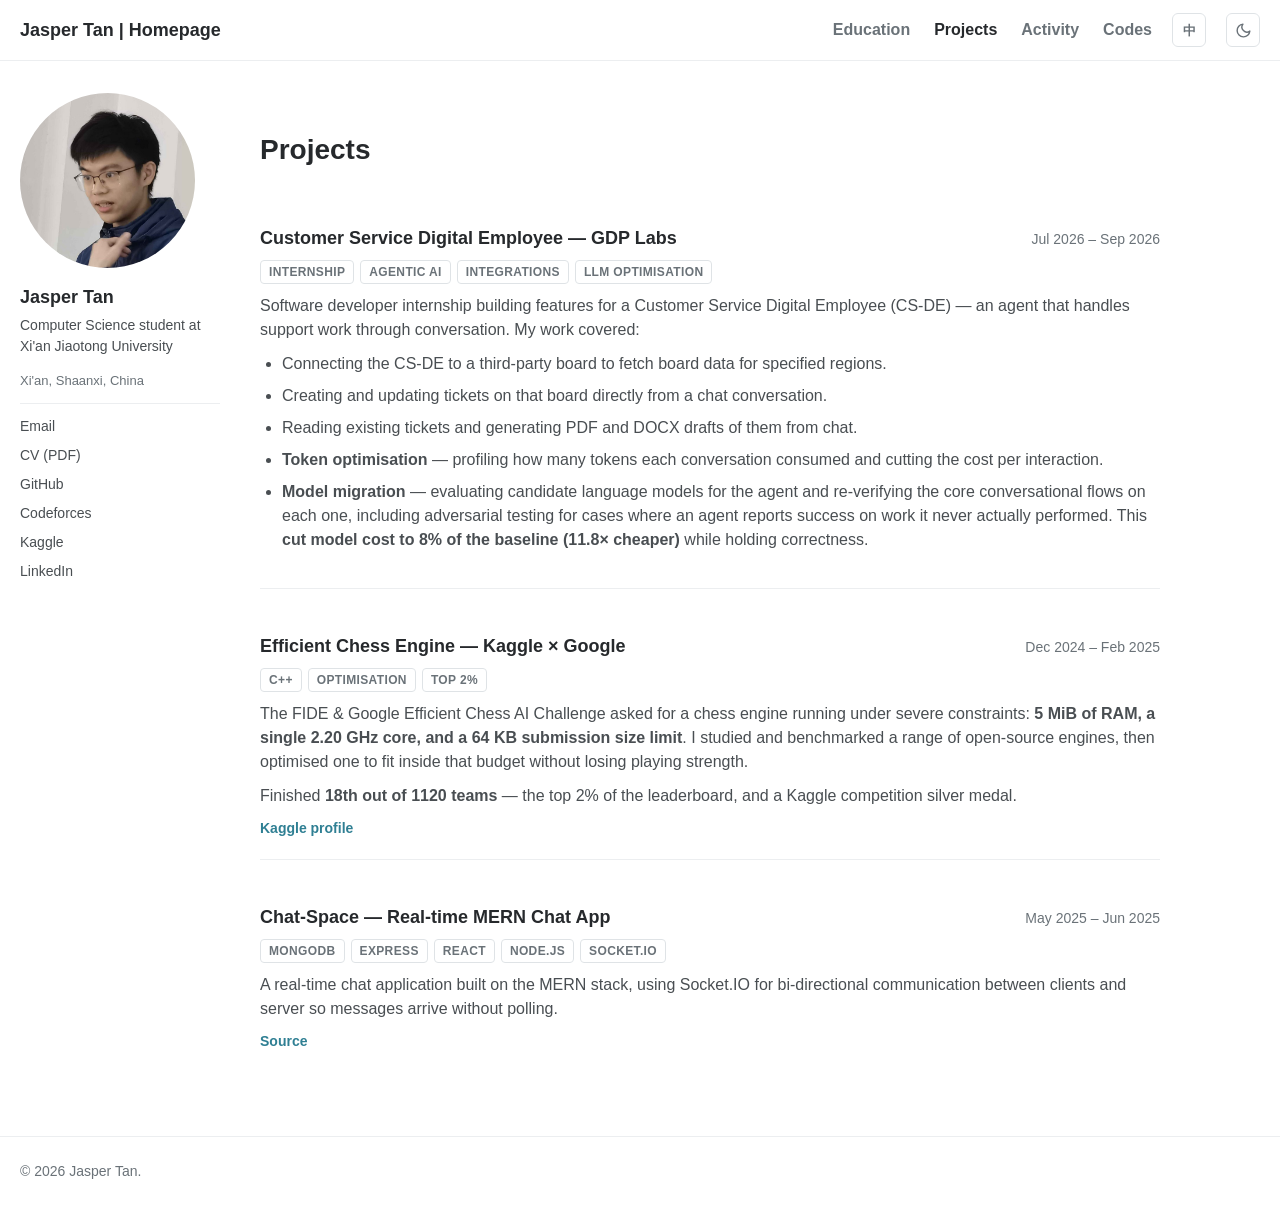
<file: projects/index.html>
<!DOCTYPE html>
<html lang="en">
<head>
<meta charset="UTF-8">
<meta name="viewport" content="width=device-width, initial-scale=1.0">
<title>Projects - Jasper Tan</title>
<meta name="description" content="Projects and work experience of Jasper Tan — Customer Service Digital Employee, chess engine optimisation, and a real-time MERN chat application.">
<script>
  (function () {
    var t, l;
    try { t = localStorage.getItem('theme'); l = localStorage.getItem('locale'); } catch (e) {}
    if (!t) t = window.matchMedia('(prefers-color-scheme: dark)').matches ? 'dark' : 'light';
    if (!l) l = (navigator.language || '').toLowerCase().indexOf('zh') === 0 ? 'zh' : 'en';
    var d = document.documentElement;
    d.setAttribute('data-theme', t);
    d.setAttribute('data-locale', l);
    d.lang = l === 'zh' ? 'zh-CN' : 'en';
    // Entrance animations are opt-in via this class, so no JS means no
    // hidden content. The timeout is a failsafe on the wall clock: it
    // fires even where the animation timeline never advances.
    d.classList.add('anim');
    setTimeout(function () { d.classList.add('anim-settled'); }, 1600);
  })();
</script>
<link rel="stylesheet" href="/styles.css">
</head>
<body data-zh-title="项目 - 陈佃铭">

<header class="masthead">
  <div class="masthead__inner">
    <a class="site-title" href="/" data-zh="陈佃铭 | 主页">Jasper Tan | Homepage</a>
    <nav class="masthead__nav">
      <ul class="nav-links" id="navLinks">
        <li><a href="/education/" data-zh="教育背景">Education</a></li>
        <li><a href="/projects/" class="is-active" data-zh="项目">Projects</a></li>
        <li><a href="/activity/" data-zh="活动">Activity</a></li>
        <li><a href="/codes/" data-zh="代码">Codes</a></li>
      </ul>
      <button class="locale-toggle" id="localeToggle" aria-label="Switch language / 切换语言" title="中文 / English">
        <span class="locale-to-zh">中</span><span class="locale-to-en">EN</span>
      </button>
      <button class="theme-toggle" id="themeToggle" aria-label="Switch between light and dark theme" title="Switch theme">
        <svg class="icon-moon" viewBox="0 0 24 24" fill="none" stroke="currentColor" stroke-width="2" stroke-linecap="round" stroke-linejoin="round" aria-hidden="true"><path d="M21 12.79A9 9 0 1 1 11.21 3 7 7 0 0 0 21 12.79z"/></svg>
        <svg class="icon-sun" viewBox="0 0 24 24" fill="none" stroke="currentColor" stroke-width="2" stroke-linecap="round" stroke-linejoin="round" aria-hidden="true"><circle cx="12" cy="12" r="4"/><path d="M12 2v2M12 20v2M4.93 4.93l1.41 1.41M17.66 17.66l1.41 1.41M2 12h2M20 12h2M6.34 17.66l-1.41 1.41M19.07 4.93l-1.41 1.41"/></svg>
      </button>
      <button class="nav-toggle" id="navToggle" aria-label="Toggle menu" aria-expanded="false">
        <span></span><span></span><span></span>
      </button>
    </nav>
  </div>
</header>

<div class="layout">

  <aside class="sidebar">
    <div class="author__avatar">
      <img src="/images/profile.jpg" alt="Jasper Tan">
    </div>
    <div class="author__name" data-zh="陈佃铭 Jasper Tan">Jasper Tan</div>
    <p class="author__bio" data-zh="西安交通大学 计算机科学与技术">Computer Science student at Xi'an Jiaotong University</p>
    <p class="author__location" data-zh="中国 陕西省 西安市">Xi'an, Shaanxi, China</p>
    <ul class="author__urls">
      <li><a class="email-link" href="#" data-e="moc.liamg@nawul.nat.repsaj" data-zh="邮箱">Email</a></li>
      <li><a href="/files/Jasper_Tan_CV.pdf" target="_blank" rel="noopener"
             data-zh="简历 (PDF)" data-zh-href="/files/Jasper_Tan_CV_zh.pdf">CV (PDF)</a></li>
      <li><a href="https://github.com/jteh37449" target="_blank" rel="noopener">GitHub</a></li>
      <li><a href="https://codeforces.com/profile/Jteh" target="_blank" rel="noopener">Codeforces</a></li>
      <li><a href="https://www.kaggle.com/tanjasper" target="_blank" rel="noopener">Kaggle</a></li>
      <li><a href="https://www.linkedin.com/in/jasper-tan-xian/" target="_blank" rel="noopener" data-zh="领英">LinkedIn</a></li>
    </ul>
  </aside>

  <main class="page">
    <h1 class="page__title" data-zh="项目">Projects</h1>

    <div class="card">
      <div class="card__head">
        <h3 class="card__title" data-zh="客户服务数字员工（CS-DE）—— GDP Labs">Customer Service Digital Employee &mdash; GDP Labs</h3>
        <span class="card__when" data-zh="2026 年 7 月 – 2026 年 9 月">Jul 2026 &ndash; Sep 2026</span>
      </div>
      <div class="tags">
        <span class="tag" data-zh="实习">Internship</span><span class="tag" data-zh="智能体">Agentic AI</span><span class="tag" data-zh="系统集成">Integrations</span><span class="tag" data-zh="模型优化">LLM Optimisation</span>
      </div>
      <p data-zh="软件开发实习，参与客户服务数字员工（CS-DE）的功能开发 —— 一个通过对话处理客服工作的智能体。我的工作包括：">
        Software developer internship building features for a Customer Service Digital Employee
        (CS-DE) &mdash; an agent that handles support work through conversation. My work covered:
      </p>
      <ul>
        <li data-zh="将 CS-DE 接入第三方看板，按指定区域获取看板数据。">Connecting the CS-DE to a third-party board to fetch board data for specified regions.</li>
        <li data-zh="通过对话直接在看板上创建和更新工单。">Creating and updating tickets on that board directly from a chat conversation.</li>
        <li data-zh="读取已有工单，并从对话中生成 PDF 与 DOCX 草稿。">Reading existing tickets and generating PDF and DOCX drafts of them from chat.</li>
        <li data-zh-html="<strong>Token 优化</strong> —— 分析每次对话的 token 消耗，降低单次交互成本。">
          <strong>Token optimisation</strong> &mdash; profiling how many tokens each conversation
          consumed and cutting the cost per interaction.
        </li>
        <li data-zh-html="<strong>模型迁移</strong> —— 评估可选的大语言模型，并在每个模型上重新验证核心对话流程，包括针对「智能体声称完成了实际未执行的工作」这类情况的对抗性测试。最终<strong>将模型成本降至基线的 8%（约 11.8 倍降本）</strong>，同时集成测试正确率保持 26/27（基线 27/27）；并否决了成本更低、但会在未获确认时写入工单的模型。">
          <strong>Model migration</strong> &mdash; evaluating candidate language models for the
          agent and re-verifying the core conversational flows on each one, including adversarial
          testing for cases where an agent reports success on work it never actually performed.
          This <strong>cut model cost to 8% of the baseline (11.8&times; cheaper)</strong> while
          holding correctness.
        </li>
      </ul>
    </div>

    <div class="card">
      <div class="card__head">
        <h3 class="card__title" data-zh="高效国际象棋引擎 —— Kaggle × Google">Efficient Chess Engine &mdash; Kaggle &times; Google</h3>
        <span class="card__when" data-zh="2024 年 12 月 – 2025 年 2 月">Dec 2024 &ndash; Feb 2025</span>
      </div>
      <div class="tags">
        <span class="tag">C++</span><span class="tag" data-zh="性能优化">Optimisation</span><span class="tag" data-zh="前 2%">Top 2%</span>
      </div>
      <p data-zh-html="FIDE &amp; Google 高效国际象棋 AI 挑战赛要求国际象棋引擎在极其苛刻的限制下运行：<strong>5&nbsp;MiB 内存、2.20&nbsp;GHz 单核 CPU、64&nbsp;KB 提交体积上限</strong>。我研究并测试了多个开源引擎，最终将其中一个优化到能够在该预算内运行，同时保持棋力。">
        The FIDE &amp; Google Efficient Chess AI Challenge asked for a chess engine running under
        severe constraints: <strong>5&nbsp;MiB of RAM, a single 2.20&nbsp;GHz core, and a 64&nbsp;KB
        submission size limit</strong>. I studied and benchmarked a range of open-source engines,
        then optimised one to fit inside that budget without losing playing strength.
      </p>
      <p data-zh-html="最终在 <strong>1120 支队伍中排名第 18</strong> —— 排行榜前 2%，并获得 Kaggle 竞赛银牌。">
        Finished <strong>18th out of 1120 teams</strong> &mdash; the top 2% of the leaderboard,
        and a Kaggle competition silver medal.
      </p>
      <div class="card__links">
        <a href="https://www.kaggle.com/tanjasper" target="_blank" rel="noopener" data-zh="Kaggle 主页">Kaggle profile</a>
      </div>
    </div>

    <div class="card">
      <div class="card__head">
        <h3 class="card__title" data-zh="Chat-Space —— MERN 实时聊天应用">Chat-Space &mdash; Real-time MERN Chat App</h3>
        <span class="card__when" data-zh="2025 年 5 月 – 2025 年 6 月">May 2025 &ndash; Jun 2025</span>
      </div>
      <div class="tags">
        <span class="tag">MongoDB</span><span class="tag">Express</span><span class="tag">React</span><span class="tag">Node.js</span><span class="tag">Socket.IO</span>
      </div>
      <p data-zh="基于 MERN 技术栈构建的实时聊天应用，使用 Socket.IO 实现客户端与服务端的双向通信，消息无需轮询即可送达。">
        A real-time chat application built on the MERN stack, using Socket.IO for bi-directional
        communication between clients and server so messages arrive without polling.
      </p>
      <div class="card__links">
        <a href="https://github.com/jteh37449/Chat-Space" target="_blank" rel="noopener" data-zh="源代码">Source</a>
      </div>
    </div>
  </main>

</div>

<footer class="site-footer">
  <div class="site-footer__inner">
    &copy; <span id="year"></span> <span data-zh="陈佃铭">Jasper Tan</span>.
  </div>
</footer>

<script src="/script.js"></script>
</body>
</html>
</file>
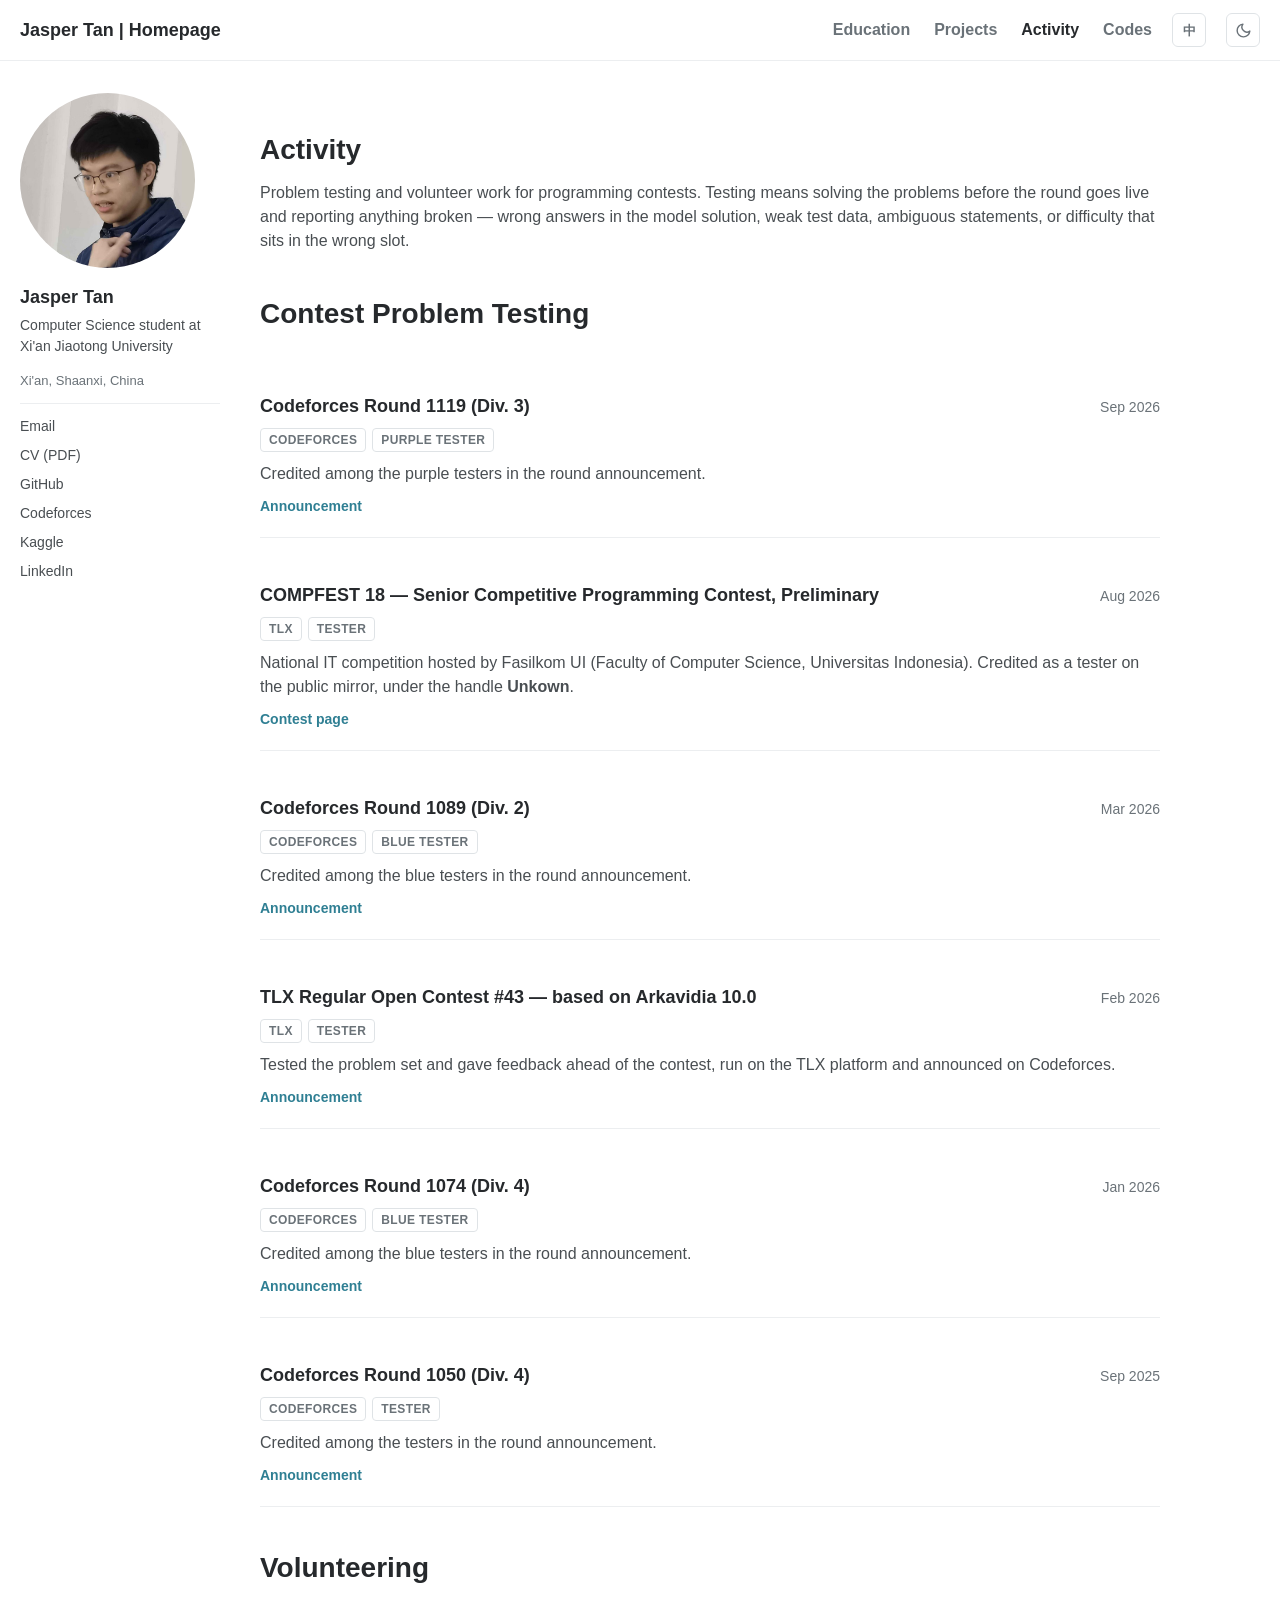
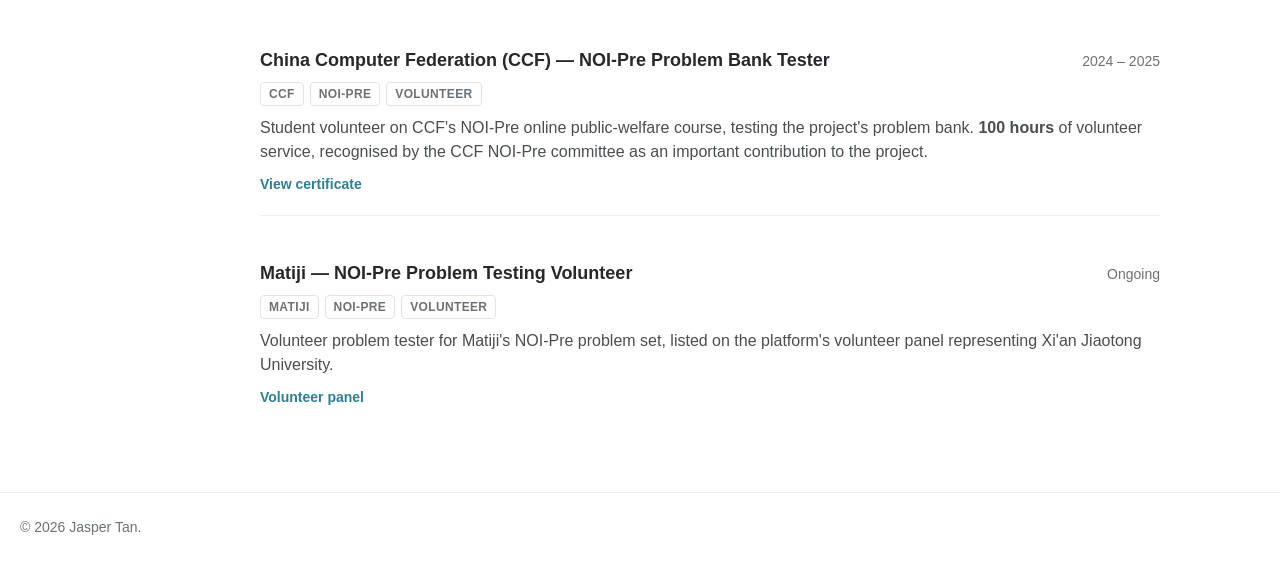
<file: activity.html>
<!DOCTYPE html>
<html lang="en">
<head>
<meta charset="UTF-8">
<title>Moved &mdash; Jasper Tan</title>
<meta name="robots" content="noindex">
<link rel="canonical" href="https://jteh37449.github.io/activity/">
<meta http-equiv="refresh" content="0; url=/activity/">
<script>location.replace('/activity/');</script>
</head>
<body>
<p>This page has moved to <a href="/activity/">/activity/</a>.</p>
</body>
</html>
</file>
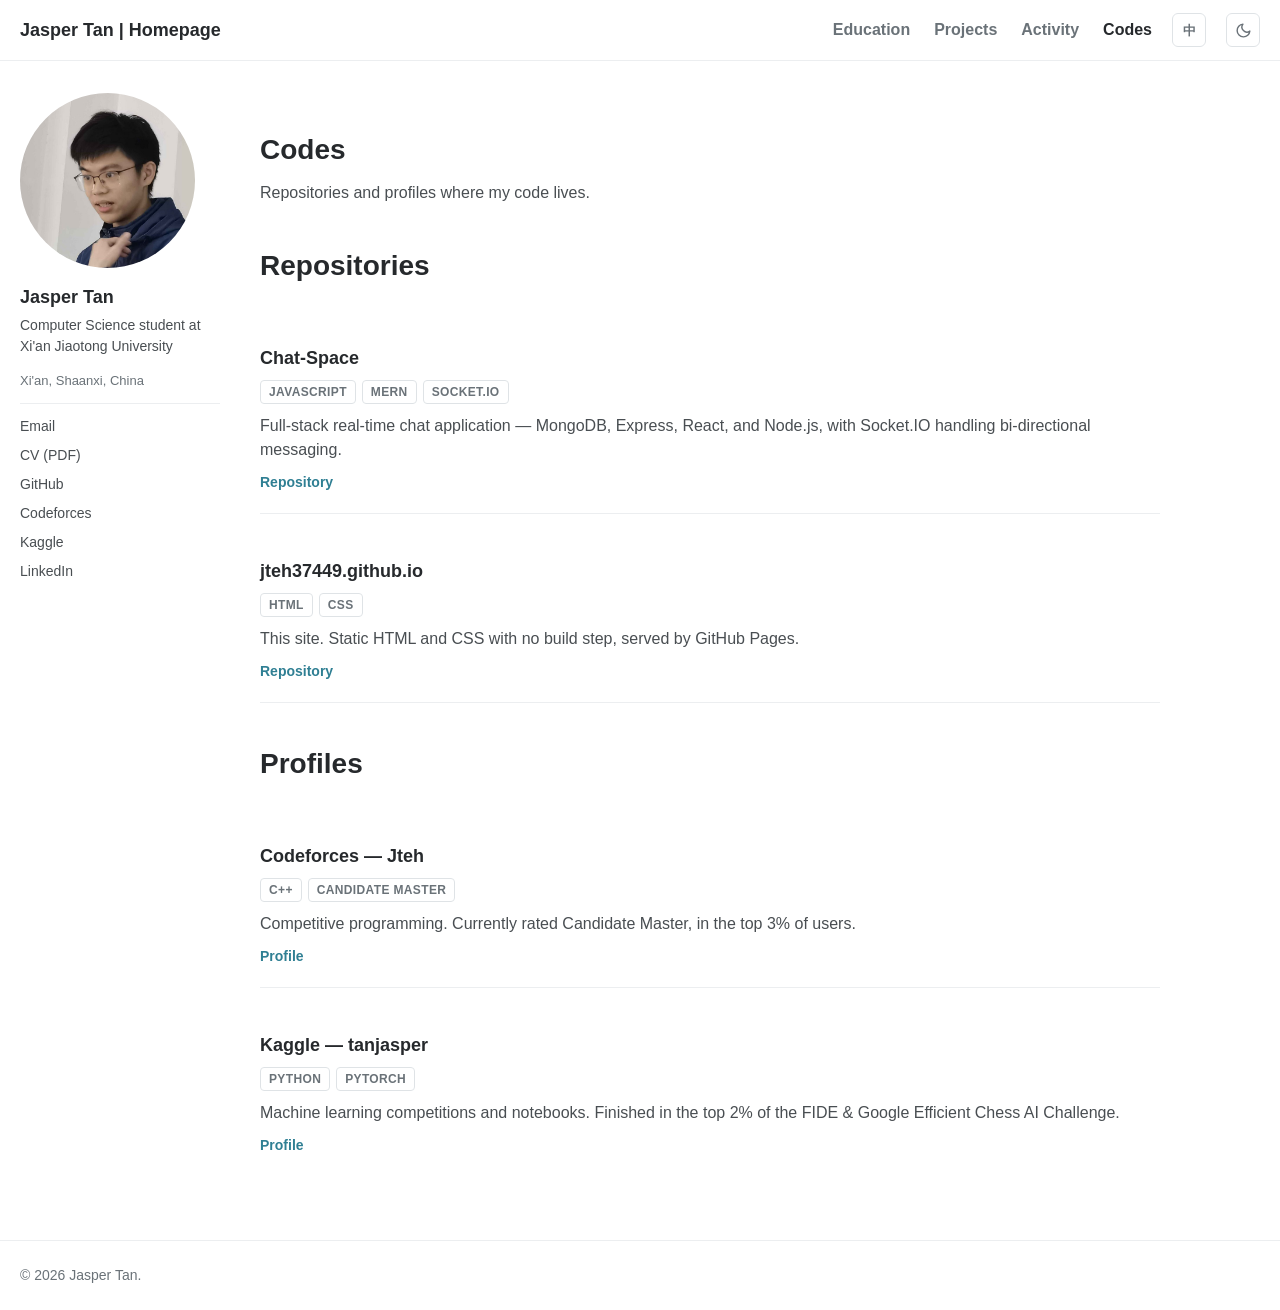
<file: codes.html>
<!DOCTYPE html>
<html lang="en">
<head>
<meta charset="UTF-8">
<title>Moved &mdash; Jasper Tan</title>
<meta name="robots" content="noindex">
<link rel="canonical" href="https://jteh37449.github.io/codes/">
<meta http-equiv="refresh" content="0; url=/codes/">
<script>location.replace('/codes/');</script>
</head>
<body>
<p>This page has moved to <a href="/codes/">/codes/</a>.</p>
</body>
</html>
</file>
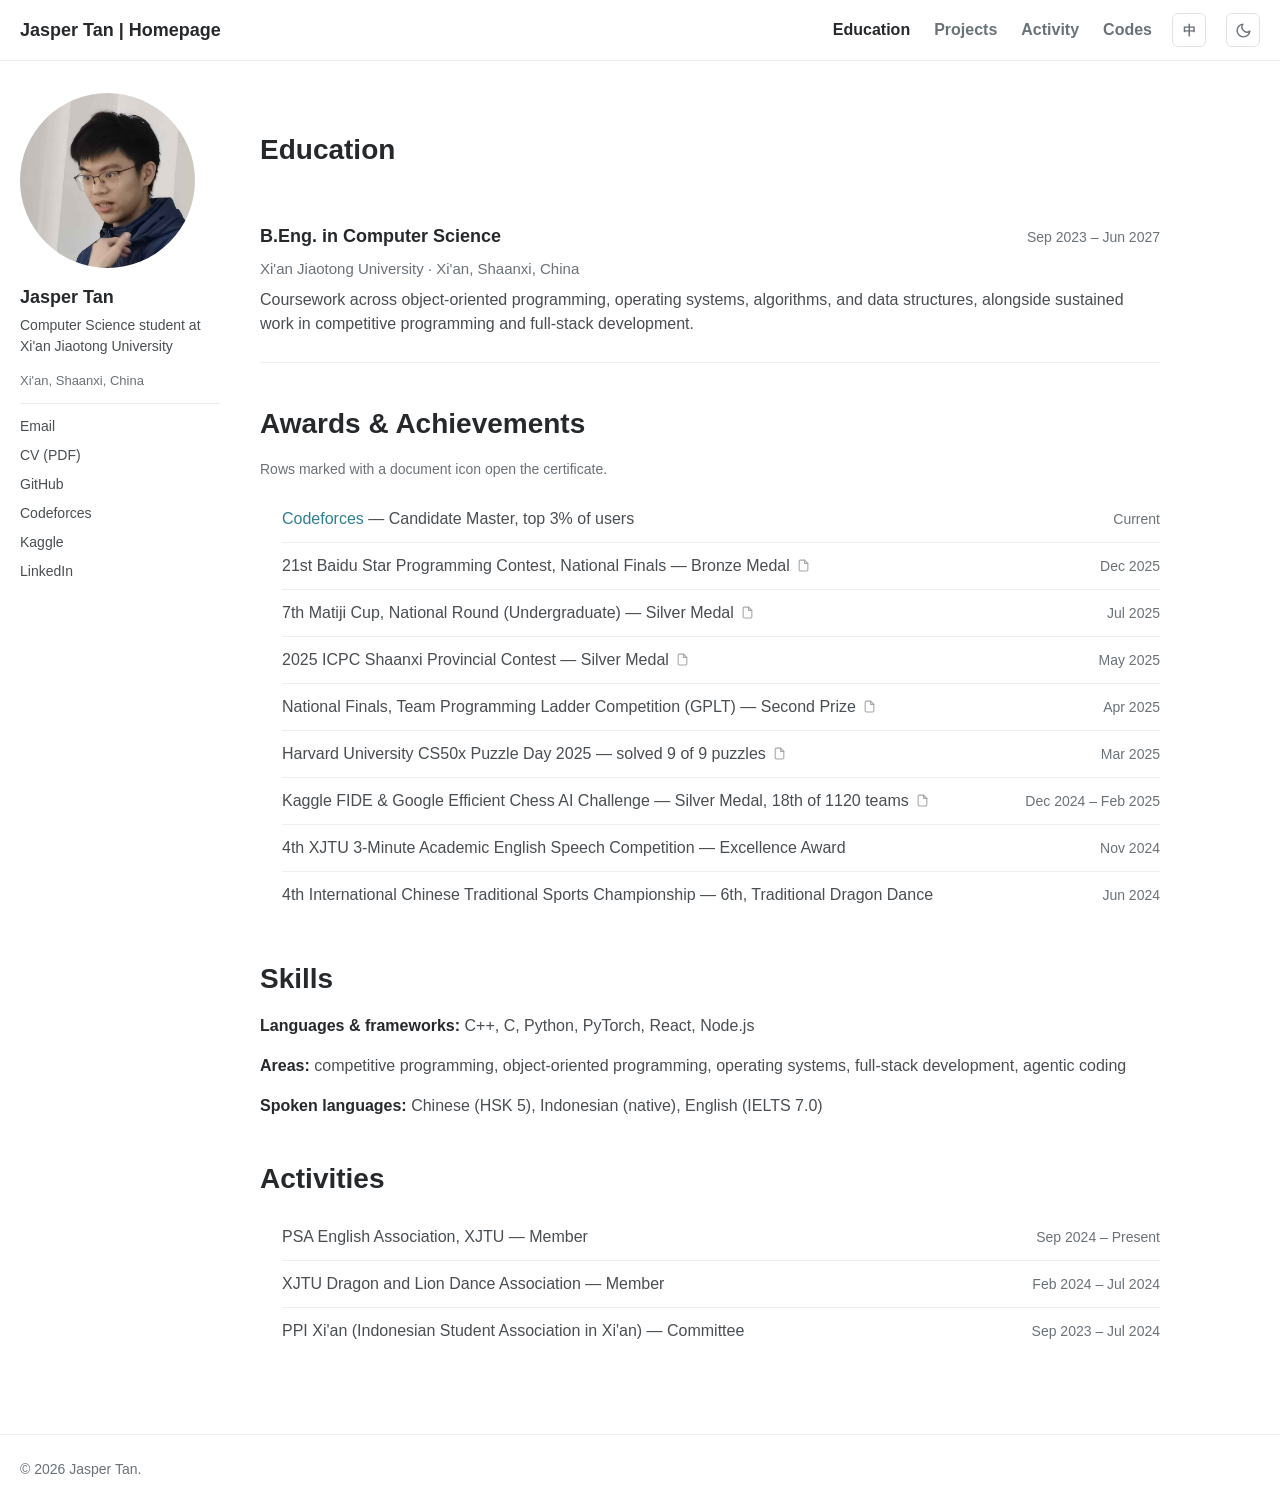
<file: education.html>
<!DOCTYPE html>
<html lang="en">
<head>
<meta charset="UTF-8">
<title>Moved &mdash; Jasper Tan</title>
<meta name="robots" content="noindex">
<link rel="canonical" href="https://jteh37449.github.io/education/">
<meta http-equiv="refresh" content="0; url=/education/">
<script>location.replace('/education/');</script>
</head>
<body>
<p>This page has moved to <a href="/education/">/education/</a>.</p>
</body>
</html>
</file>
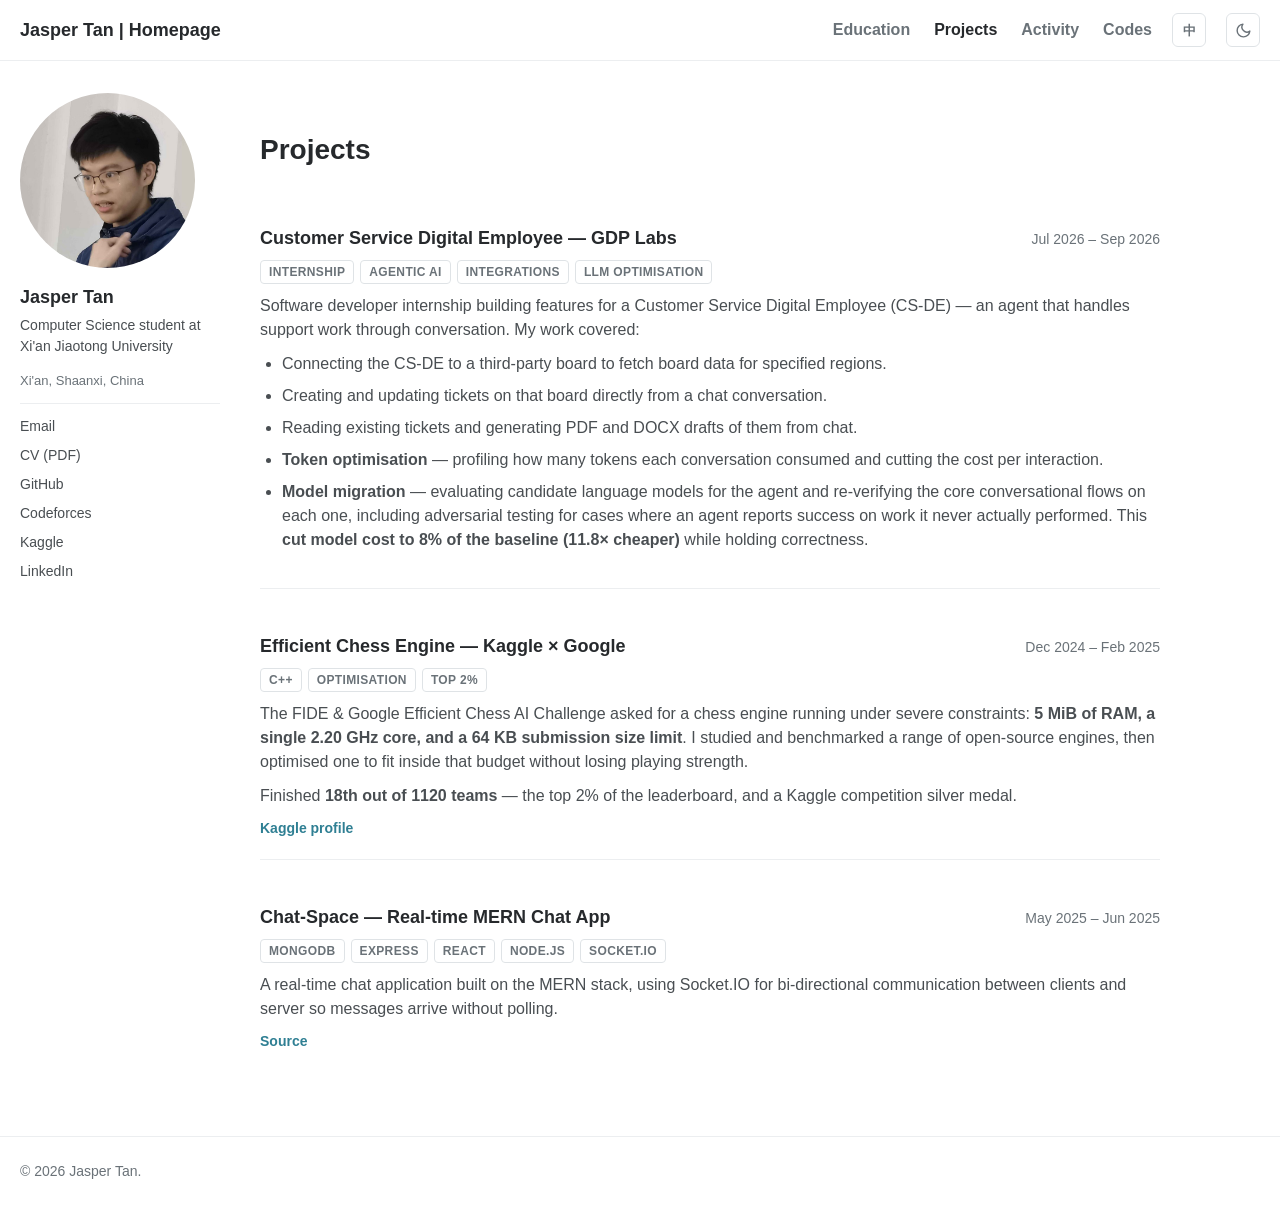
<file: projects.html>
<!DOCTYPE html>
<html lang="en">
<head>
<meta charset="UTF-8">
<title>Moved &mdash; Jasper Tan</title>
<meta name="robots" content="noindex">
<link rel="canonical" href="https://jteh37449.github.io/projects/">
<meta http-equiv="refresh" content="0; url=/projects/">
<script>location.replace('/projects/');</script>
</head>
<body>
<p>This page has moved to <a href="/projects/">/projects/</a>.</p>
</body>
</html>
</file>
<file: styles.css>
/* ---------------------------------------------------------------
   Academic portfolio — palette & typography

   Theming: a small inline script in each page's <head> sets
   data-theme="light|dark" on <html> before paint, so there is no
   flash. The prefers-color-scheme block below is the no-JavaScript
   fallback; the [data-theme="dark"] block comes after it so an
   explicit choice always wins.
   --------------------------------------------------------------- */
:root {
  --text: #494e52;
  --text-strong: #26292c;
  /* #6a7278 rather than the theme's original #7a8288: the lighter grey is
     only 3.9:1 on white, below the 4.5:1 WCAG AA threshold for body text. */
  --muted: #6a7278;
  --border: #eceef0;
  --border-strong: #dfe3e6;
  --link: #2f7f93;
  --link-hover: #1f5c6b;
  --bg: #ffffff;
  --bg-subtle: #fafbfb;
  --code-bg: #f4f6f7;
  --sidebar-width: 200px;
  --max-width: 1280px;
  --font: -apple-system, BlinkMacSystemFont, "Segoe UI", Roboto,
          "Helvetica Neue", Arial, sans-serif;
  --font-cjk: -apple-system, BlinkMacSystemFont, "Segoe UI", "PingFang SC",
              "Hiragino Sans GB", "Microsoft YaHei", "Noto Sans CJK SC",
              "Source Han Sans SC", sans-serif;
  --mono: ui-monospace, SFMono-Regular, "SF Mono", Menlo, Consolas, monospace;
}

/* No-JS fallback: follow the system preference */
@media (prefers-color-scheme: dark) {
  :root:not([data-theme="light"]) {
    --text: #c4cad0;
    --text-strong: #eef1f4;
    --muted: #8c959d;
    --border: #262b31;
    --border-strong: #333a42;
    --link: #6fb3c7;
    --link-hover: #93cbdb;
    --bg: #15181b;
    --bg-subtle: #1a1e22;
    --code-bg: #22272c;
  }
}

/* Explicit choice wins over the system preference */
:root[data-theme="dark"] {
  --text: #c4cad0;
  --text-strong: #eef1f4;
  --muted: #8c959d;
  --border: #262b31;
  --border-strong: #333a42;
  --link: #6fb3c7;
  --link-hover: #93cbdb;
  --bg: #15181b;
  --bg-subtle: #1a1e22;
  --code-bg: #22272c;
}

* { box-sizing: border-box; }

html { scroll-behavior: smooth; }

body {
  margin: 0;
  font-family: var(--font);
  font-size: 16px;
  line-height: 1.5;
  color: var(--text);
  background: var(--bg);
  -webkit-font-smoothing: antialiased;
}

a { color: var(--link); text-decoration: none; }
a:hover { color: var(--link-hover); text-decoration: underline; }

code {
  font-family: var(--mono);
  font-size: .88em;
  background: var(--code-bg);
  border-radius: 3px;
  padding: 1px 5px;
}

/* ---------------------------------------------------------------
   Entrance animations

   These fade content in from opacity 0, which means a failure to
   animate would leave the page blank. Two guards, because a portfolio
   that renders empty is worse than one with no animation:

   1. Everything is gated behind `:root.anim`, added by the inline
      head script. No JavaScript -> no animation, content just shows.
   2. That same script sets a 1.6s `setTimeout` adding `.anim-settled`,
      which force-clears the animation. setTimeout runs off the wall
      clock, so it fires even where the *animation* timeline is frozen
      (some headless renderers and crawlers do exactly this — verified
      against one where document.timeline.currentTime never advanced).

   The stagger is nth-child rather than JS-assigned delays, so it can
   never start before a late script gets around to setting them.
   --------------------------------------------------------------- */

/* Failsafe: whatever happened, show the content. */
:root.anim-settled .masthead,
:root.anim-settled .masthead__inner > *,
:root.anim-settled .sidebar > *,
:root.anim-settled .page > *,
:root.anim-settled .site-footer,
:root.anim-settled .author__avatar img {
  animation: none !important;
  opacity: 1 !important;
  transform: none !important;
}
@keyframes enter-up {
  from { opacity: 0; transform: translateY(14px); }
  to   { opacity: 1; transform: none; }
}

@keyframes enter-fade {
  from { opacity: 0; }
  to   { opacity: 1; }
}

@keyframes enter-pop {
  from { opacity: 0; transform: scale(.94); }
  to   { opacity: 1; transform: none; }
}

/* Transform only — safe where the animation clock never advances,
   because it can never leave anything invisible. */
@keyframes pop-scale {
  from { transform: scale(.94); }
  to   { transform: none; }
}

@media (prefers-reduced-motion: no-preference) {
  :root.anim .masthead__inner > *,
  :root.anim .sidebar > *,
  :root.anim .page > * {
    animation: enter-up .55s cubic-bezier(.22, .61, .36, 1) both;
  }

  :root.anim .masthead { animation: enter-fade .4s ease-out both; }
  :root.anim .author__avatar img { animation: enter-pop .7s cubic-bezier(.22, .61, .36, 1) both; }
  :root.anim .site-footer { animation: enter-fade .6s ease-out .5s both; }

  /* Masthead first, then sidebar, then the page column. */
  :root.anim .masthead__inner > *:nth-child(1) { animation-delay: 40ms; }
  :root.anim .masthead__inner > *:nth-child(2) { animation-delay: 110ms; }

  :root.anim .sidebar > *:nth-child(1) { animation-delay: 140ms; }
  :root.anim .sidebar > *:nth-child(2) { animation-delay: 195ms; }
  :root.anim .sidebar > *:nth-child(3) { animation-delay: 250ms; }
  :root.anim .sidebar > *:nth-child(4) { animation-delay: 305ms; }
  :root.anim .sidebar > *:nth-child(5) { animation-delay: 360ms; }
  :root.anim .sidebar > *:nth-child(6) { animation-delay: 415ms; }

  :root.anim .page > *:nth-child(1)  { animation-delay: 230ms; }
  :root.anim .page > *:nth-child(2)  { animation-delay: 285ms; }
  :root.anim .page > *:nth-child(3)  { animation-delay: 340ms; }
  :root.anim .page > *:nth-child(4)  { animation-delay: 395ms; }
  :root.anim .page > *:nth-child(5)  { animation-delay: 450ms; }
  :root.anim .page > *:nth-child(6)  { animation-delay: 505ms; }
  :root.anim .page > *:nth-child(7)  { animation-delay: 560ms; }
  :root.anim .page > *:nth-child(8)  { animation-delay: 615ms; }
  :root.anim .page > *:nth-child(9)  { animation-delay: 670ms; }
  :root.anim .page > *:nth-child(n+10) { animation-delay: 720ms; }

  /* Certificate lightbox.

     Deliberately transform-only, with no opacity in the keyframe. The
     `.anim-settled` failsafe cannot help here — it fires 1.6s after page
     load, long before anyone clicks a certificate — so the animation has
     to be safe on its own. A frozen clock leaves the panel resting at
     scale(.94): visibly fine, just fractionally small. An opacity fade
     would instead leave an invisible certificate behind a dark overlay. */
  .lightbox.is-open .lightbox__inner {
    animation: pop-scale .28s cubic-bezier(.22, .61, .36, 1) both;
  }
}

/* ---------------- Masthead ---------------- */
.masthead {
  border-bottom: 1px solid var(--border);
  background: var(--bg);
  position: relative;
}

.masthead__inner {
  max-width: var(--max-width);
  margin: 0 auto;
  padding: 0 20px;
  display: flex;
  align-items: center;
  justify-content: space-between;
  min-height: 60px;
  gap: 16px;
}

.site-title {
  font-size: 18px;
  font-weight: 700;
  color: var(--text-strong);
  text-decoration: none;
  white-space: nowrap;
  /* Let the title shrink rather than push the nav off-screen. Without
     min-width:0 a flex item refuses to go below its content width, which
     forced ~16px of horizontal scroll at 360px — a very common phone width. */
  min-width: 0;
  overflow: hidden;
  text-overflow: ellipsis;
}
.site-title:hover { color: var(--text-strong); text-decoration: none; }

.masthead__nav {
  display: flex;
  align-items: center;
  gap: 20px;
}

.nav-links {
  list-style: none;
  display: flex;
  align-items: center;
  gap: 24px;
  margin: 0;
  padding: 0;
}

.nav-links a {
  font-size: 16px;
  font-weight: 700;
  color: var(--muted);
  text-decoration: none;
}
.nav-links a:hover { color: var(--text-strong); text-decoration: none; }
.nav-links a.is-active { color: var(--text-strong); }

/* Theme toggle */
.theme-toggle {
  display: flex;
  align-items: center;
  justify-content: center;
  width: 34px;
  height: 34px;
  padding: 0;
  border: 1px solid var(--border-strong);
  border-radius: 6px;
  background: transparent;
  color: var(--muted);
  cursor: pointer;
}
.theme-toggle:hover { color: var(--text-strong); border-color: var(--muted); }

@media (prefers-reduced-motion: no-preference) {
  .theme-toggle,
  .locale-toggle { transition: color .18s ease, border-color .18s ease; }
  .theme-toggle svg { transition: transform .35s cubic-bezier(.22, .61, .36, 1); }
  .theme-toggle:hover svg { transform: rotate(18deg); }
  .nav-links a,
  .author__urls a,
  .card__title a,
  .award-list .award-name { transition: color .18s ease; }
}
.theme-toggle svg { width: 17px; height: 17px; display: block; }

/* Which icon shows. Default (light): offer the moon. */
.theme-toggle .icon-sun { display: none; }
.theme-toggle .icon-moon { display: block; }
@media (prefers-color-scheme: dark) {
  :root:not([data-theme="light"]) .theme-toggle .icon-sun { display: block; }
  :root:not([data-theme="light"]) .theme-toggle .icon-moon { display: none; }
}
:root[data-theme="dark"] .theme-toggle .icon-sun { display: block; }
:root[data-theme="dark"] .theme-toggle .icon-moon { display: none; }
:root[data-theme="light"] .theme-toggle .icon-sun { display: none; }
:root[data-theme="light"] .theme-toggle .icon-moon { display: block; }

/* Language toggle — same shape as the theme button */
.locale-toggle {
  display: flex;
  align-items: center;
  justify-content: center;
  min-width: 34px;
  height: 34px;
  padding: 0 7px;
  border: 1px solid var(--border-strong);
  border-radius: 6px;
  background: transparent;
  color: var(--muted);
  font-family: var(--font);
  font-size: 13px;
  font-weight: 700;
  line-height: 1;
  cursor: pointer;
}
.locale-toggle:hover { color: var(--text-strong); border-color: var(--muted); }

/* Show the language you would switch TO. */
:root[data-locale="zh"] .locale-toggle .locale-to-zh { display: none; }
:root:not([data-locale="zh"]) .locale-toggle .locale-to-en { display: none; }

/* Chinese text sits better with a slightly looser line and a CJK-aware stack. */
:root[data-locale="zh"] body {
  font-family: var(--font-cjk);
  line-height: 1.7;
}

.nav-toggle {
  display: none;
  flex-direction: column;
  gap: 4px;
  background: none;
  border: 0;
  padding: 8px;
  cursor: pointer;
}
.nav-toggle span {
  display: block;
  width: 20px;
  height: 2px;
  background: var(--muted);
  border-radius: 2px;
}

/* ---------------- Two-column layout ---------------- */
.layout {
  max-width: var(--max-width);
  margin: 0 auto;
  padding: 32px 20px 64px;
  display: flex;
  align-items: flex-start;
  gap: 40px;
}

/* ---------------- Sidebar ---------------- */
.sidebar {
  width: var(--sidebar-width);
  flex: 0 0 var(--sidebar-width);
  position: sticky;
  top: 32px;
  font-size: 14px;
}

.author__avatar img {
  width: 175px;
  max-width: 100%;
  aspect-ratio: 1 / 1;
  object-fit: cover;
  border-radius: 50%;
  display: block;
}

.author__name {
  margin: 16px 0 4px;
  font-size: 18px;
  font-weight: 700;
  color: var(--text-strong);
}

.author__bio {
  margin: 0 0 14px;
  font-size: 14px;
  color: var(--text);
}

.author__location {
  margin: 0 0 12px;
  font-size: 13px;
  color: var(--muted);
}

.author__urls {
  list-style: none;
  margin: 0;
  padding: 12px 0 0;
  border-top: 1px solid var(--border);
}

.author__urls li { margin-bottom: 8px; }

.author__urls a {
  color: var(--text);
  font-size: 14px;
  text-decoration: none;
}
.author__urls a:hover { color: var(--link); text-decoration: underline; }

/* ---------------- Main content ---------------- */
.page {
  flex: 1 1 auto;
  min-width: 0;
  max-width: 900px;
}

.page__title {
  margin: 0 0 24px;
  font-size: 32px;
  font-weight: 700;
  line-height: 1.2;
  color: var(--text-strong);
}

.page h1 {
  margin: 40px 0 14px;
  font-size: 28px;
  font-weight: 700;
  color: var(--text-strong);
}

.page h2 {
  margin: 32px 0 12px;
  font-size: 22px;
  font-weight: 700;
  color: var(--text-strong);
}

.page h3 {
  margin: 24px 0 8px;
  font-size: 18px;
  font-weight: 700;
  color: var(--text-strong);
}

.page p { margin: 0 0 16px; }

.page ul, .page ol { margin: 0 0 16px; padding-left: 22px; }
.page li { margin-bottom: 8px; }

hr {
  border: 0;
  border-top: 1px solid var(--border);
  margin: 32px 0;
}

/* News list (homepage) */
.news-list { list-style: none; padding-left: 0; }

.news-list li {
  padding-left: 92px;
  position: relative;
  margin-bottom: 12px;
}

.news-list .date {
  position: absolute;
  left: 0;
  top: 0;
  width: 82px;
  color: var(--muted);
  font-size: 14px;
  font-weight: 700;
  white-space: nowrap;
}

/* Chinese dates ("2025 年 12 月") run ~88px — wider than the English gutter.
   Desktop only: below 900px the date stacks above the text, and these
   selectors would otherwise out-specify the mobile rules and reinstate
   a 118px indent on a narrow screen. */
@media (min-width: 901px) {
  :root[data-locale="zh"] .news-list li { padding-left: 118px; }
  :root[data-locale="zh"] .news-list .date { width: 106px; }
}

/* Education / award entries */
.entry {
  padding: 18px 0;
  border-bottom: 1px solid var(--border);
}
.entry:last-child { border-bottom: 0; }

.entry__head {
  display: flex;
  justify-content: space-between;
  align-items: baseline;
  gap: 16px;
  flex-wrap: wrap;
}

.entry__title {
  margin: 0;
  font-size: 17px;
  font-weight: 700;
  color: var(--text-strong);
}

.entry__meta {
  color: var(--muted);
  font-size: 14px;
  white-space: nowrap;
}

.entry__sub {
  margin: 2px 0 8px;
  color: var(--muted);
  font-size: 15px;
}

.entry p { margin: 0 0 8px; }

/* Compact award rows */
.award-list { list-style: none; padding-left: 0; }

.award-list li {
  display: flex;
  justify-content: space-between;
  align-items: baseline;
  gap: 16px;
  padding: 11px 0;
  border-bottom: 1px solid var(--border);
  margin-bottom: 0;
}
.award-list li:last-child { border-bottom: 0; }

.award-list .award-when {
  color: var(--muted);
  font-size: 14px;
  white-space: nowrap;
}

.award-hint {
  margin: -12px 0 16px;
  font-size: 14px;
  color: var(--muted);
}

/* Award rows that open a certificate */
.award-list li.has-cert { cursor: pointer; }

.award-list button.cert-open {
  display: flex;
  justify-content: space-between;
  align-items: baseline;
  gap: 16px;
  width: 100%;
  padding: 0;
  background: none;
  border: 0;
  font: inherit;
  color: inherit;
  text-align: left;
  cursor: pointer;
}

.award-list button.cert-open:hover .award-name,
.award-list button.cert-open:focus-visible .award-name { color: var(--link); }

/* Only rows that actually open a certificate get the document glyph. */
button.cert-open .award-name::after {
  content: "";
  display: inline-block;
  width: 13px;
  height: 13px;
  margin-left: 7px;
  vertical-align: -1px;
  background-color: currentColor;
  opacity: .5;
  /* certificate / document glyph */
  -webkit-mask: var(--cert-icon) center / contain no-repeat;
  mask: var(--cert-icon) center / contain no-repeat;
}

:root {
  --cert-icon: url('data:image/svg+xml;utf8,<svg xmlns="http://www.w3.org/2000/svg" viewBox="0 0 24 24" fill="none" stroke="black" stroke-width="2" stroke-linecap="round" stroke-linejoin="round"><path d="M14 2H6a2 2 0 0 0-2 2v16a2 2 0 0 0 2 2h12a2 2 0 0 0 2-2V8z"/><polyline points="14 2 14 8 20 8"/></svg>');
}

button.cert-open:hover .award-name::after { opacity: 1; }

/* Lightbox */
.lightbox {
  position: fixed;
  inset: 0;
  z-index: 100;
  display: none;
  align-items: center;
  justify-content: center;
  padding: 32px 20px;
  background: rgba(8, 10, 12, .82);
}
.lightbox.is-open { display: flex; }

.lightbox__inner {
  position: relative;
  max-width: 900px;
  width: 100%;
  max-height: 100%;
  display: flex;
  flex-direction: column;
  gap: 12px;
}

.lightbox__img {
  max-width: 100%;
  max-height: calc(100vh - 150px);
  object-fit: contain;
  border-radius: 6px;
  background: #fff;
  margin: 0 auto;
  display: block;
}

.lightbox__caption {
  color: #e8ebee;
  font-size: 14px;
  text-align: center;
}
.lightbox__caption a { color: #9fd4e4; }

.lightbox__close {
  position: absolute;
  top: -34px;
  right: 0;
  width: 32px;
  height: 32px;
  padding: 0;
  border: 0;
  border-radius: 6px;
  background: rgba(255, 255, 255, .12);
  color: #fff;
  font-size: 20px;
  line-height: 1;
  cursor: pointer;
}
.lightbox__close:hover { background: rgba(255, 255, 255, .25); }

/* Project / code cards */
.card {
  padding: 20px 0;
  border-bottom: 1px solid var(--border);
}
.card:last-child { border-bottom: 0; }

.card__head {
  display: flex;
  justify-content: space-between;
  align-items: baseline;
  gap: 16px;
  flex-wrap: wrap;
}

.card__title {
  margin: 0 0 6px;
  font-size: 18px;
  font-weight: 700;
  color: var(--text-strong);
}

.card__title a { color: var(--text-strong); }
.card__title a:hover { color: var(--link); }

.card__when { color: var(--muted); font-size: 14px; white-space: nowrap; }

.card p { margin: 0 0 10px; }

.tags { display: flex; flex-wrap: wrap; gap: 6px; margin-bottom: 10px; }

.tag {
  font-size: 12px;
  font-weight: 600;
  letter-spacing: .03em;
  text-transform: uppercase;
  color: var(--muted);
  border: 1px solid var(--border-strong);
  border-radius: 4px;
  padding: 2px 8px;
}

.card__links { display: flex; flex-wrap: wrap; gap: 16px; font-size: 14px; font-weight: 600; }

/* Certificate opener sitting among the card links — matches them visually. */
.card__links button.cert-open {
  padding: 0;
  border: 0;
  background: none;
  font: inherit;
  color: var(--link);
  cursor: pointer;
}
.card__links button.cert-open:hover { color: var(--link-hover); text-decoration: underline; }

/* Skills */
.skill-group { margin-bottom: 14px; }
.skill-group strong { color: var(--text-strong); }

/* Empty state */
.empty-note {
  padding: 28px 0;
  color: var(--muted);
}

/* Blog list */
.post-list { list-style: none; padding-left: 0; }

.post-list li {
  padding: 16px 0;
  border-bottom: 1px solid var(--border);
}
.post-list li:last-child { border-bottom: 0; }

.post-list .post-title {
  display: block;
  font-size: 18px;
  font-weight: 700;
  color: var(--text-strong);
  margin-bottom: 4px;
}
.post-list .post-title:hover { color: var(--link); text-decoration: none; }

.post-list .post-date {
  font-size: 14px;
  color: var(--muted);
  display: block;
  margin-bottom: 6px;
}

.post-list p { margin: 0; }

/* ---------------- Footer ---------------- */
.site-footer {
  border-top: 1px solid var(--border);
  padding: 24px 20px;
  color: var(--muted);
  font-size: 14px;
}

.site-footer__inner {
  max-width: var(--max-width);
  margin: 0 auto;
}

/* ---------------- Responsive ---------------- */
@media (max-width: 900px) {
  .layout {
    flex-direction: column;
    gap: 28px;
    padding-top: 24px;
  }

  .sidebar {
    width: 100%;
    flex: none;
    position: static;
    display: flex;
    flex-direction: column;
    align-items: flex-start;
    padding-bottom: 24px;
    border-bottom: 1px solid var(--border);
  }

  .author__avatar img { width: 120px; }

  .author__urls {
    display: flex;
    flex-wrap: wrap;
    gap: 16px;
    width: 100%;
  }
  .author__urls li { margin-bottom: 0; }

  .nav-toggle { display: flex; }

  .nav-links {
    display: none;
    position: absolute;
    left: 0;
    right: 0;
    top: 60px;
    z-index: 20;
    flex-direction: column;
    align-items: flex-start;
    gap: 0;
    background: var(--bg);
    border-bottom: 1px solid var(--border);
    padding: 4px 20px 12px;
  }
  .nav-links.is-open { display: flex; }
  .nav-links li { width: 100%; }
  .nav-links a { display: block; padding: 10px 0; }

  .page__title { font-size: 27px; }

  .news-list li { padding-left: 0; }
  .news-list .date { position: static; display: block; width: auto; margin-bottom: 2px; }

  .award-list li,
  .award-list button.cert-open { flex-direction: column; gap: 2px; }

  /* Narrow phones: buy back room in the masthead so the title keeps
     as many characters as possible before the ellipsis kicks in. */
  .masthead__inner { padding: 0 14px; gap: 10px; }
  .masthead__nav { gap: 10px; }
  .site-title { font-size: 17px; }
  .nav-toggle { padding: 8px 2px; }

  .lightbox { padding: 20px 12px; }
  .lightbox__close { top: -30px; }
  .lightbox__img { max-height: calc(100vh - 130px); }
}
</file>
